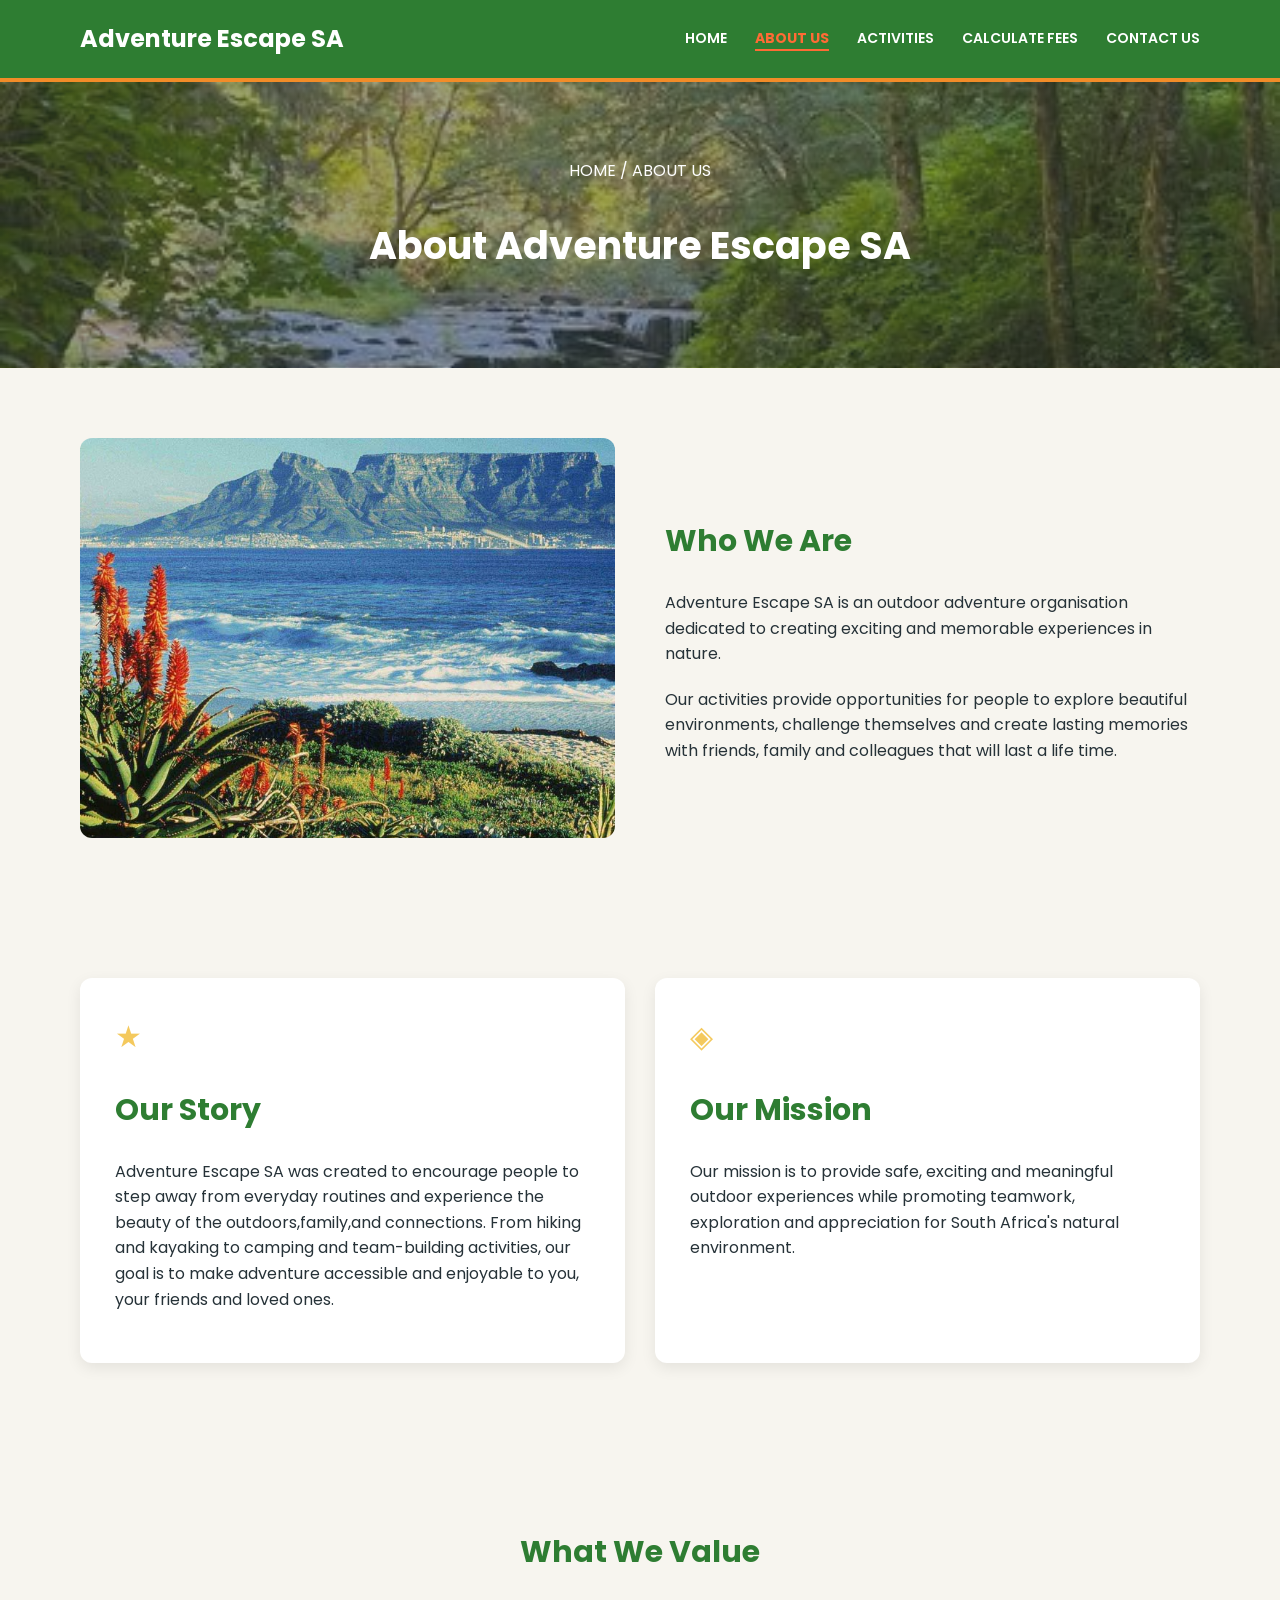
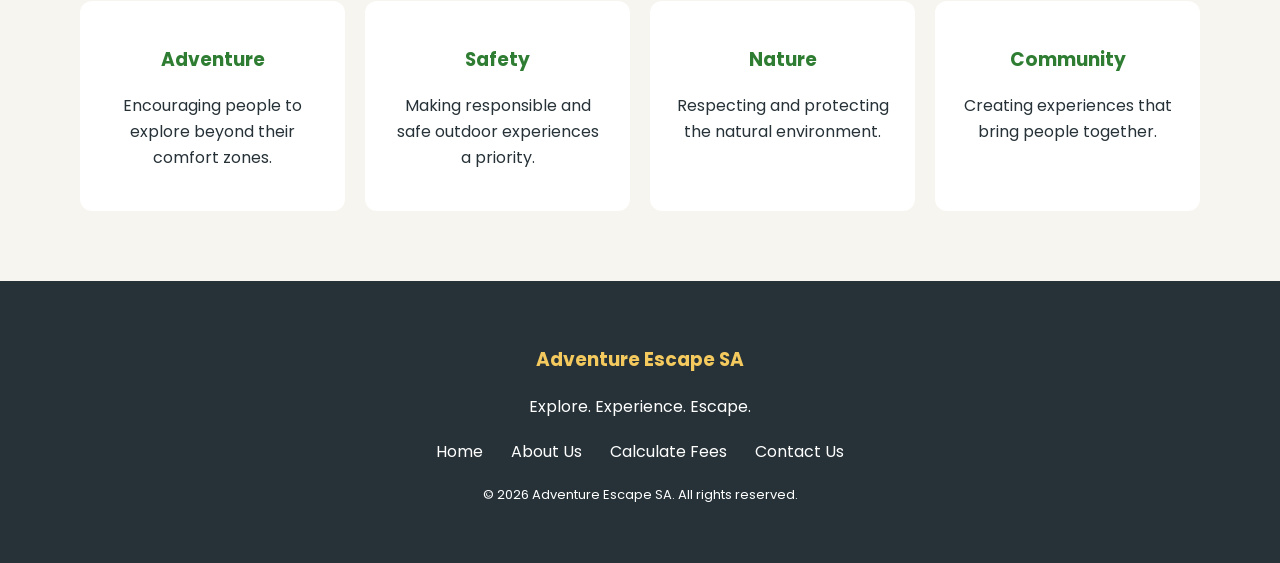
<file: Website/about.html>
<!DOCTYPE html>
<html lang="en">

<head>
    <meta charset="UTF-8">
    <meta name="viewport" content="width=device-width, initial-scale=1.0">

    <title>Adventure Escape SA | About Us</title>

    <link rel="stylesheet" href="css/style.css">

    <link rel="preconnect" href="https://fonts.googleapis.com">
    <link rel="preconnect" href="https://fonts.gstatic.com" crossorigin>
    <link href="https://fonts.googleapis.com/css2?family=Poppins:wght@400;500;600;700&display=swap" rel="stylesheet">
</head>

<body>

    <!-- HEADER -->
    <header>
        <nav class="navbar">

            <a href="index.html" class="logo">
                Adventure Escape SA
            </a>

            <div class="nav-links">
                <a href="index.html">HOME</a>
                <a href="about.html">ABOUT US</a>
               <a href="activities.html">ACTIVITIES</a>
                <a href="fees.html">CALCULATE FEES</a>
                <a href="contact.html">CONTACT US</a>
            </div>

        </nav>
    </header>


    <main>

        <!-- PAGE TITLE -->
        <section class="page-header">

            <p>HOME / ABOUT US</p>

            <h1>About Adventure Escape SA</h1>

        </section>


        <!-- INTRODUCTION -->
        <section class="about-section">

            <div class="about-image">

                <img src="images/about.jpg"
                     alt=" The Beautiful South African landscape">

            </div>


            <div class="about-text">

                <h2>Who We Are</h2>

                <p>
                    Adventure Escape SA is an outdoor adventure
                    organisation dedicated to creating exciting
                    and memorable experiences in nature.
                </p>

                <p>
                    Our activities provide opportunities for people
                    to explore beautiful environments, challenge
                    themselves and create lasting memories with
                    friends, family and colleagues that will last a life time.
                </p>

            </div>

        </section>


        <!-- OUR STORY -->
        <section class="info-section">

            <div class="info-card">

                <div class="info-icon">
                    ★
                </div>

                <h2>Our Story</h2>

                <p>
                    Adventure Escape SA was created to encourage
                    people to step away from everyday routines
                    and experience the beauty of the outdoors,family,and connections.
                    From hiking and kayaking to camping and
                    team-building activities, our goal is to make
                    adventure accessible and enjoyable to you, your friends and loved ones.
                </p>

            </div>


            <div class="info-card">

                <div class="info-icon">
                    ◈
                </div>

                <h2>Our Mission</h2>

                <p>
                    Our mission is to provide safe, exciting and
                    meaningful outdoor experiences while promoting
                    teamwork, exploration and appreciation for
                    South Africa's natural environment.
                </p>

            </div>

        </section>


        <!-- VALUES -->
        <section class="values-section">

            <h2>What We Value</h2>

            <div class="values-grid">

                <div class="value-card">
                    <h3>Adventure</h3>
                    <p>
                        Encouraging people to explore beyond
                        their comfort zones.
                    </p>
                </div>

                <div class="value-card">
                    <h3>Safety</h3>
                    <p>
                        Making responsible and safe outdoor
                        experiences a priority.
                    </p>
                </div>

                <div class="value-card">
                    <h3>Nature</h3>
                    <p>
                        Respecting and protecting the natural
                        environment.
                    </p>
                </div>

                <div class="value-card">
                    <h3>Community</h3>
                    <p>
                        Creating experiences that bring people
                        together.
                    </p>
                </div>

            </div>

        </section>

    </main>


    <!-- FOOTER -->
    <footer>

        <h3>Adventure Escape SA</h3>

        <p>Explore. Experience. Escape.</p>

        <div class="footer-links">

            <a href="index.html">Home</a>
            <a href="about.html">About Us</a>
            <a href="fees.html">Calculate Fees</a>
            <a href="contact.html">Contact Us</a>

        </div>

        <p class="copyright">
            © 2026 Adventure Escape SA. All rights reserved.
        </p>

    </footer>
    <script src="js/script.js"></script>

</body>
</html>
</file>
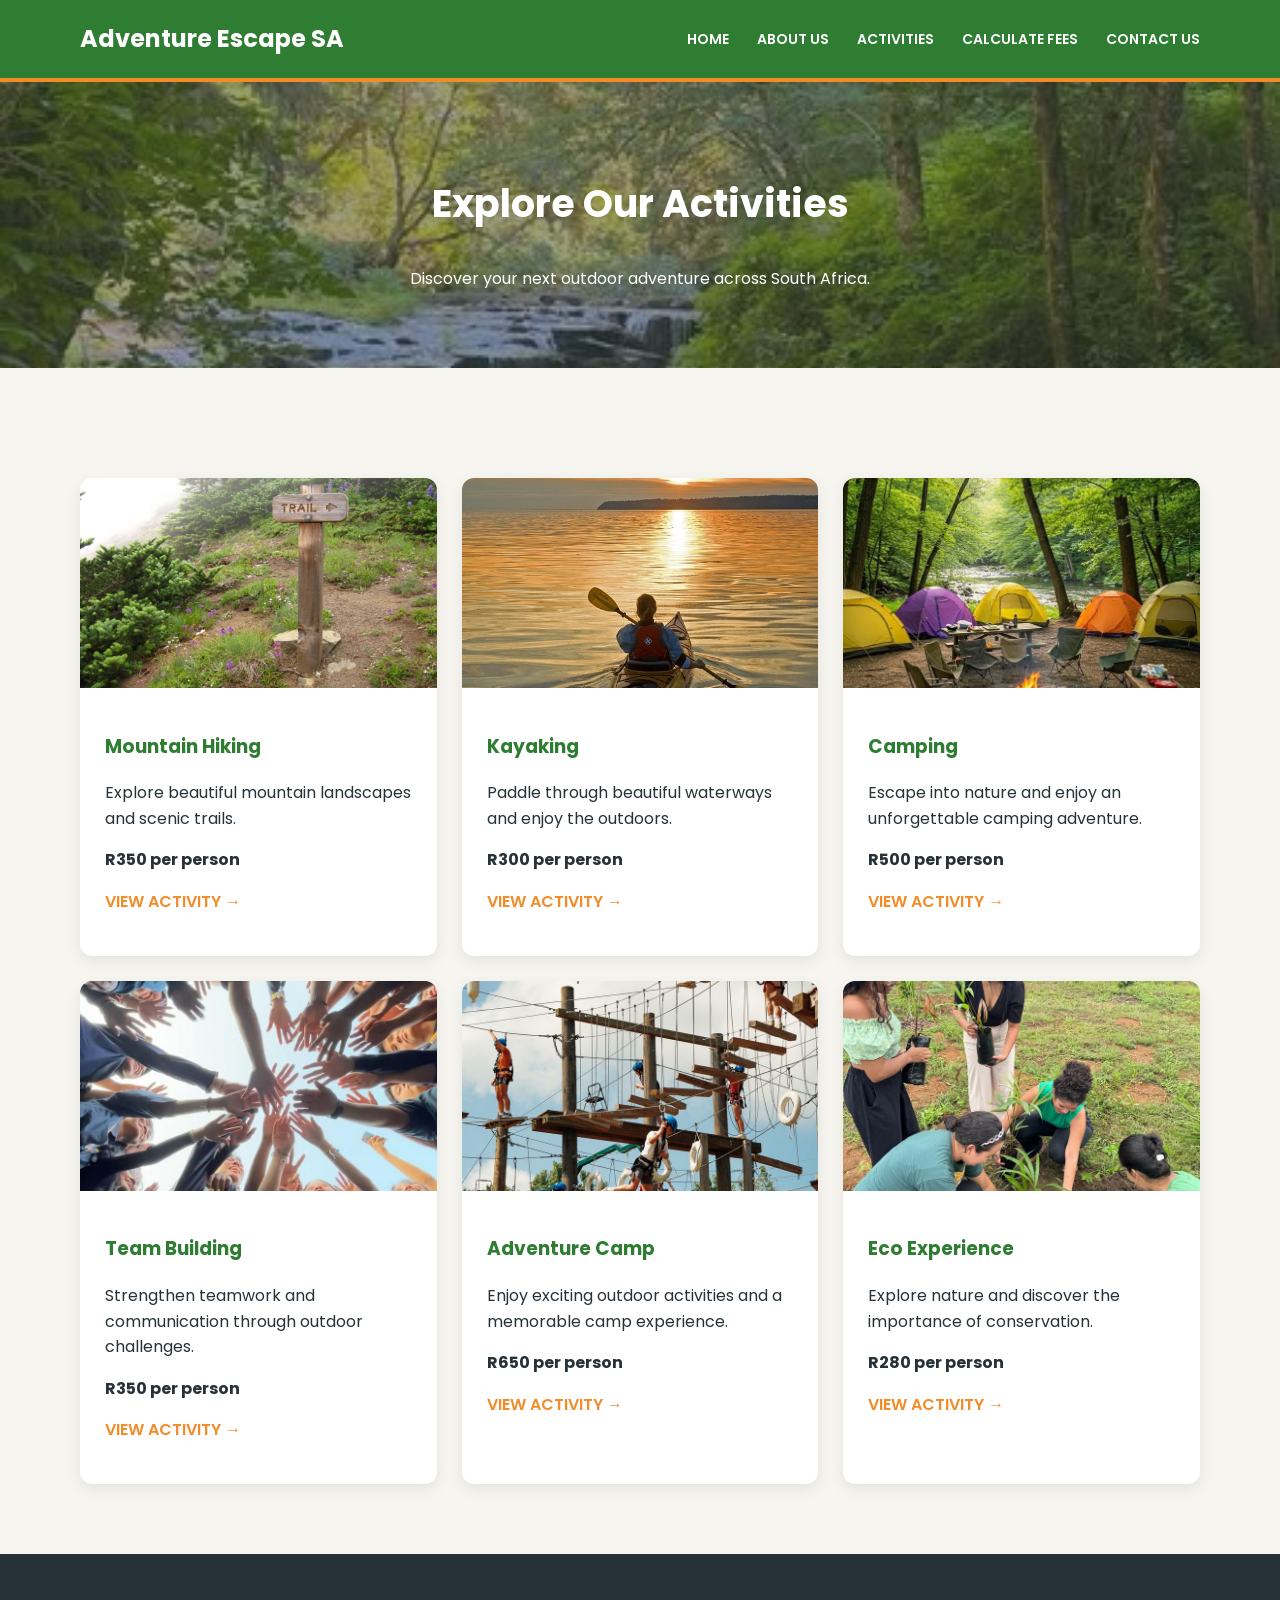
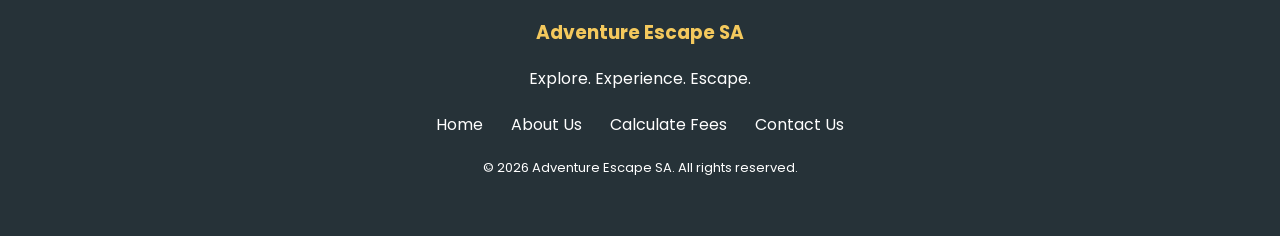
<file: Website/activities.html>
<!DOCTYPE html>
<html lang="en">
<head>
    <meta charset="UTF-8">
    <meta name="viewport" content="width=device-width, initial-scale=1.0">
    <title>Our Activities | Adventure Escape SA</title>
    <link rel="stylesheet" href="css/style.css">
    <link rel="preconnect" href="https://fonts.googleapis.com">
    <link rel="preconnect" href="https://fonts.gstatic.com" crossorigin>
    <link href="https://fonts.googleapis.com/css2?family=Poppins:wght@400;500;600;700&display=swap" rel="stylesheet">
</head>
<body>

<header>
    <nav class="navbar">
        <a href="index.html" class="logo">Adventure Escape SA</a>
        <div class="nav-links">
            <a href="index.html">HOME</a>
            <a href="about.html">ABOUT US</a>
            <a href="activities.html">ACTIVITIES</a>
            <a href="fees.html">CALCULATE FEES</a>
            <a href="contact.html">CONTACT US</a>
        </div>
    </nav>
</header>

<main>
    <section class="page-header">
        <h1>Explore Our Activities</h1>
        <p>Discover your next outdoor adventure across South Africa.</p>
    </section>

    <section class="activities">
        <div class="activity-grid">

            <article class="activity-card">
                <img src="images/mountain-hiking.jpg" alt="Mountain hiking">
                <div class="card-content">
                    <h3>Mountain Hiking</h3>
                    <p>Explore beautiful mountain landscapes and scenic trails.</p>
                    <strong>R350 per person</strong>
                    <p><a href="mountain-hiking.html" class="card-link">VIEW ACTIVITY →</a></p>
                </div>
            </article>

            <article class="activity-card">
                <img src="images/kayaking.jpg" alt="Kayaking">
                <div class="card-content">
                    <h3>Kayaking</h3>
                    <p>Paddle through beautiful waterways and enjoy the outdoors.</p>
                    <strong>R300 per person</strong>
                    <p><a href="kayaking.html" class="card-link">VIEW ACTIVITY →</a></p>
                </div>
            </article>

            <article class="activity-card">
                <img src="images/camping.jpg" alt="Camping">
                <div class="card-content">
                    <h3>Camping</h3>
                    <p>Escape into nature and enjoy an unforgettable camping adventure.</p>
                    <strong>R500 per person</strong>
                    <p><a href="camping.html" class="card-link">VIEW ACTIVITY →</a></p>
                </div>
            </article>

            <article class="activity-card">
                <img src="images/team-building.jpg" alt="Team building">
                <div class="card-content">
                    <h3>Team Building</h3>
                    <p>Strengthen teamwork and communication through outdoor challenges.</p>
                    <strong>R350 per person</strong>
                    <p><a href="team-building.html" class="card-link">VIEW ACTIVITY →</a></p>
                </div>
            </article>

            <article class="activity-card">
                <img src="images/adventure-camp.jpg" alt="Adventure camp">
                <div class="card-content">
                    <h3>Adventure Camp</h3>
                    <p>Enjoy exciting outdoor activities and a memorable camp experience.</p>
                    <strong>R650 per person</strong>
                    <p><a href="adventure-camp.html" class="card-link">VIEW ACTIVITY →</a></p>
                </div>
            </article>

            <article class="activity-card">
                <img src="images/eco-experience.jpg" alt="Eco experience">
                <div class="card-content">
                    <h3>Eco Experience</h3>
                    <p>Explore nature and discover the importance of conservation.</p>
                    <strong>R280 per person</strong>
                    <p><a href="eco-experience.html" class="card-link">VIEW ACTIVITY →</a></p>
                </div>
            </article>

        </div>
    </section>
</main>

<footer>
    <h3>Adventure Escape SA</h3>
    <p>Explore. Experience. Escape.</p>
    <div class="footer-links">
        <a href="index.html">Home</a>
        <a href="about.html">About Us</a>
        <a href="fees.html">Calculate Fees</a>
        <a href="contact.html">Contact Us</a>
    </div>
    <p class="copyright">© 2026 Adventure Escape SA. All rights reserved.</p>
</footer>

</body>
</html>
</file>
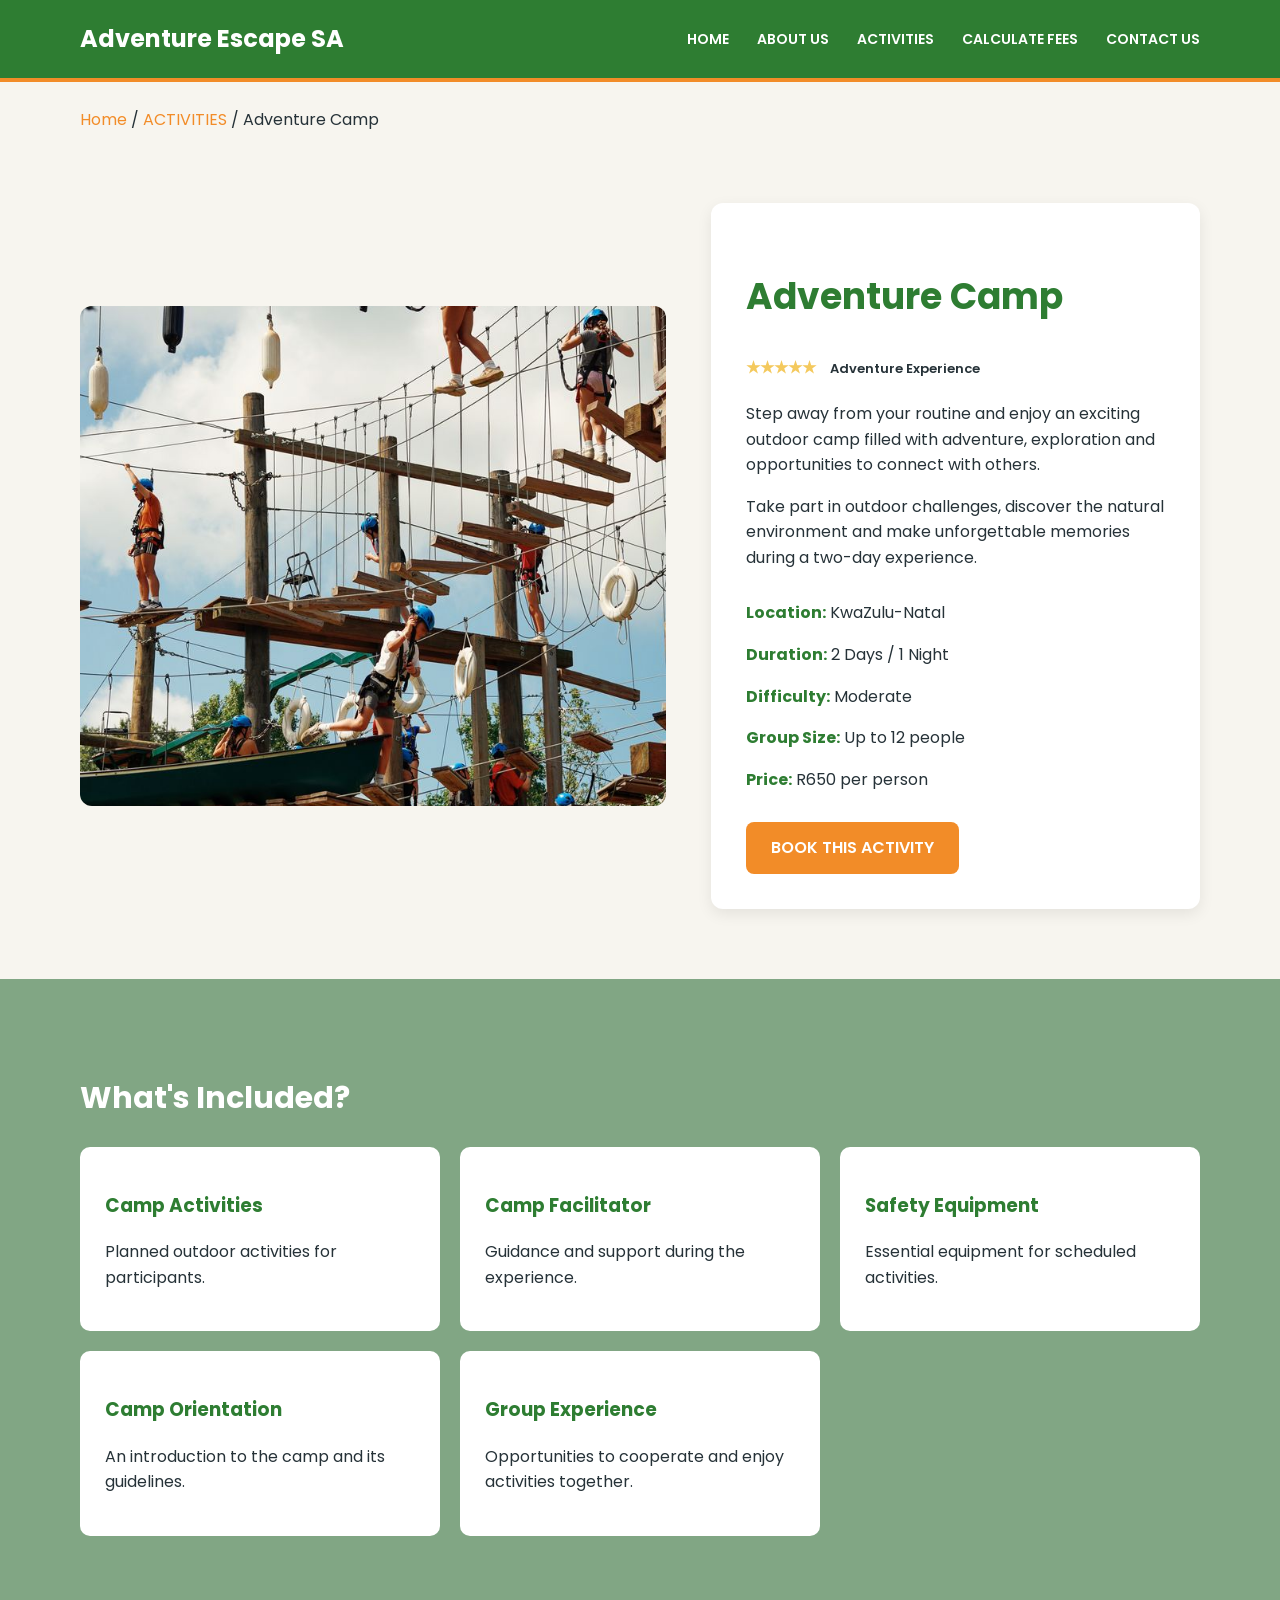
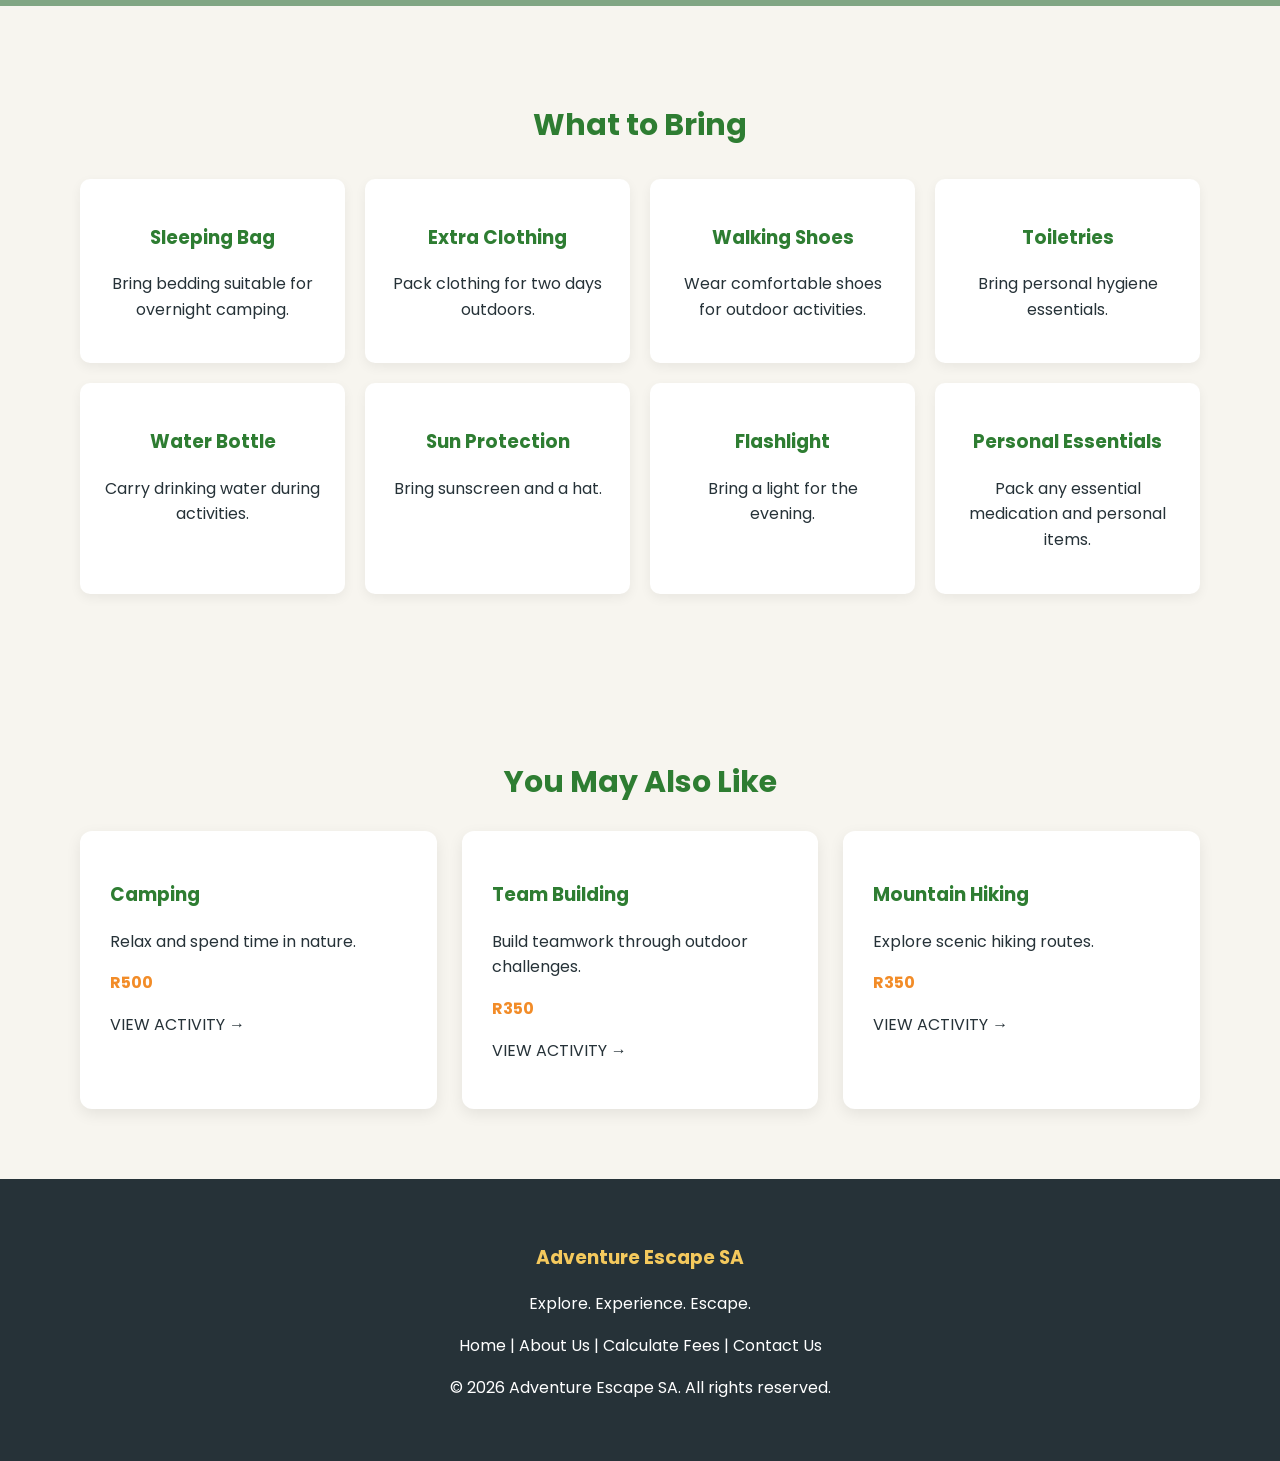
<file: Website/adventure-camp.html>
<!DOCTYPE html>
<html lang="en">
<head>
    <meta charset="UTF-8">
    <meta name="viewport" content="width=device-width, initial-scale=1.0">
    <title>Adventure Camp | Adventure Escape SA</title>
    <link rel="stylesheet" href="css/style.css">
    <link rel="preconnect" href="https://fonts.googleapis.com">
    <link rel="preconnect" href="https://fonts.gstatic.com" crossorigin>
    <link href="https://fonts.googleapis.com/css2?family=Poppins:wght@400;500;600;700&display=swap" rel="stylesheet">
</head>
<body>

<header>
    <nav class="navbar">
        <a href="index.html" class="logo">Adventure Escape SA</a>
        <nav class="nav-links">
            <a href="index.html">HOME</a>
            <a href="about.html">ABOUT US</a>
           <a href="activities.html">ACTIVITIES</a>
            <a href="fees.html">CALCULATE FEES</a>
            <a href="contact.html">CONTACT US</a>
        </nav>
        </nav>
</header>

<main>
    <div class="breadcrumb">
        <a href="index.html">Home</a> /
       <a href="activities.html">ACTIVITIES</a> /
        Adventure Camp
    </div>

    <section class="activity-detail">
        <div class="activity-image">
            <img src="images/adventure-camp.jpg" alt="Group enjoying an outdoor adventure camp">
        </div>

        <div class="activity-information">
            <h1>Adventure Camp</h1>
           <div class="rating">
    ★★★★★
    <span>Adventure Experience</span>
</div>
            <p>Step away from your routine and enjoy an exciting outdoor camp filled with adventure, exploration and opportunities to connect with others.</p>

            <p>Take part in outdoor challenges, discover the natural environment and make unforgettable memories during a two-day experience.</p>

            <div class="activity-details">
                <p><strong>Location:</strong> KwaZulu-Natal</p>
                <p><strong>Duration:</strong> 2 Days / 1 Night</p>
                <p><strong>Difficulty:</strong> Moderate</p>
                <p><strong>Group Size:</strong> Up to 12 people</p>
                <p><strong>Price:</strong> R650 per person</p>
            </div>

            <a href="fees.html" class="button">BOOK THIS ACTIVITY</a>
        </div>
    </section>

    <section class="included-section">
        <h2>What's Included?</h2>
        <div class="included-grid">
            <article class="included-card"><h3>Camp Activities</h3><p>Planned outdoor activities for participants.</p></article>
            <article class="included-card"><h3>Camp Facilitator</h3><p>Guidance and support during the experience.</p></article>
            <article class="included-card"><h3>Safety Equipment</h3><p>Essential equipment for scheduled activities.</p></article>
            <article class="included-card"><h3>Camp Orientation</h3><p>An introduction to the camp and its guidelines.</p></article>
            <article class="included-card"><h3>Group Experience</h3><p>Opportunities to cooperate and enjoy activities together.</p></article>
        </div>
    </section>

    <section class="bring-section">
        <h2>What to Bring</h2>
        <div class="bring-grid">
            <article class="bring-card"><h3>Sleeping Bag</h3><p>Bring bedding suitable for overnight camping.</p></article>
            <article class="bring-card"><h3>Extra Clothing</h3><p>Pack clothing for two days outdoors.</p></article>
            <article class="bring-card"><h3>Walking Shoes</h3><p>Wear comfortable shoes for outdoor activities.</p></article>
            <article class="bring-card"><h3>Toiletries</h3><p>Bring personal hygiene essentials.</p></article>
            <article class="bring-card"><h3>Water Bottle</h3><p>Carry drinking water during activities.</p></article>
            <article class="bring-card"><h3>Sun Protection</h3><p>Bring sunscreen and a hat.</p></article>
            <article class="bring-card"><h3>Flashlight</h3><p>Bring a light for the evening.</p></article>
            <article class="bring-card"><h3>Personal Essentials</h3><p>Pack any essential medication and personal items.</p></article>
        </div>
    </section>

    <section class="related-section">
        <h2>You May Also Like</h2>
        <div class="related-grid">
            <article class="related-card"><h3>Camping</h3><p>Relax and spend time in nature.</p><strong>R500</strong><p><a href="camping.html">VIEW ACTIVITY →</a></p></article>
            <article class="related-card"><h3>Team Building</h3><p>Build teamwork through outdoor challenges.</p><strong>R350</strong><p><a href="team-building.html">VIEW ACTIVITY →</a></p></article>
            <article class="related-card"><h3>Mountain Hiking</h3><p>Explore scenic hiking routes.</p><strong>R350</strong><p><a href="mountain-hiking.html">VIEW ACTIVITY →</a></p></article>
        </div>
    </section>
</main>

<footer class="site-footer">
    <h3>Adventure Escape SA</h3>
    <p>Explore. Experience. Escape.</p>
    <p><a href="index.html">Home</a> | <a href="about.html">About Us</a> | <a href="fees.html">Calculate Fees</a> | <a href="contact.html">Contact Us</a></p>
    <p>&copy; 2026 Adventure Escape SA. All rights reserved.</p>
</footer>
<script src="js/script.js"></script>

</body>
</html>
</file>
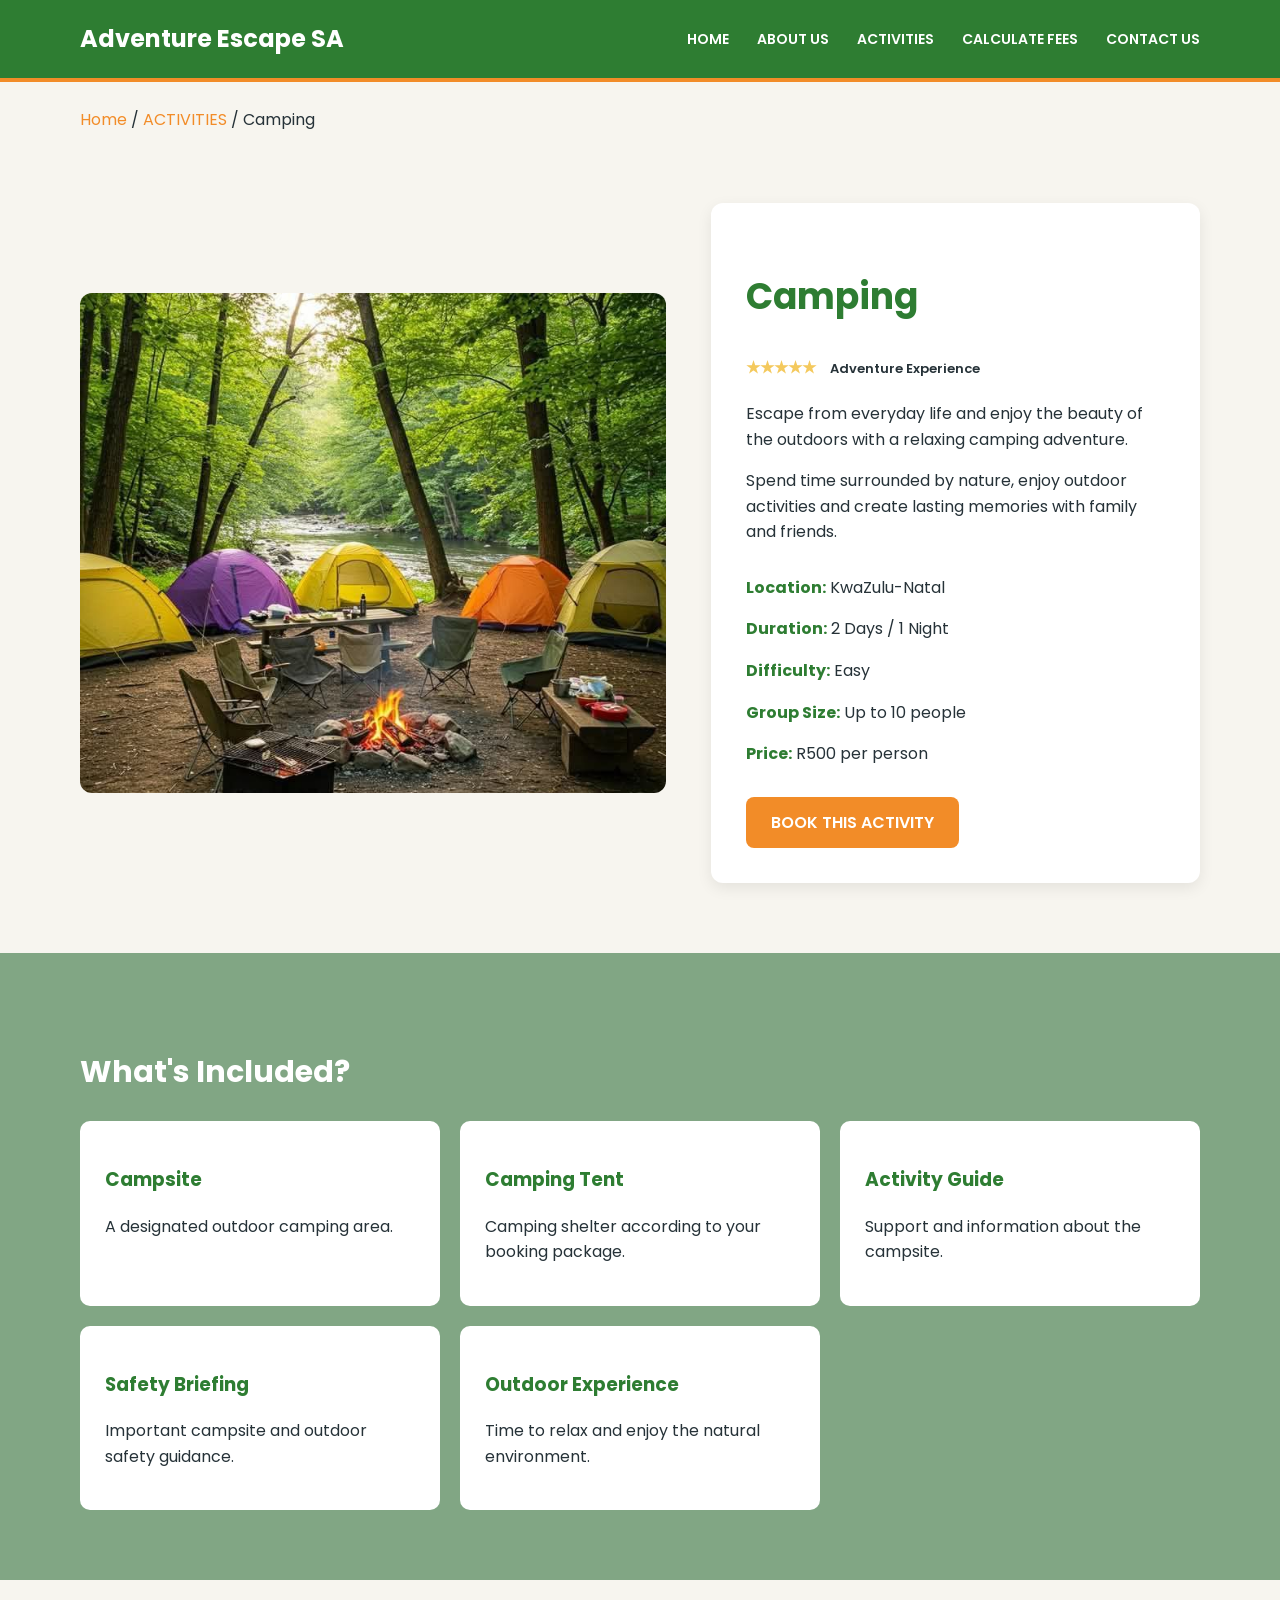
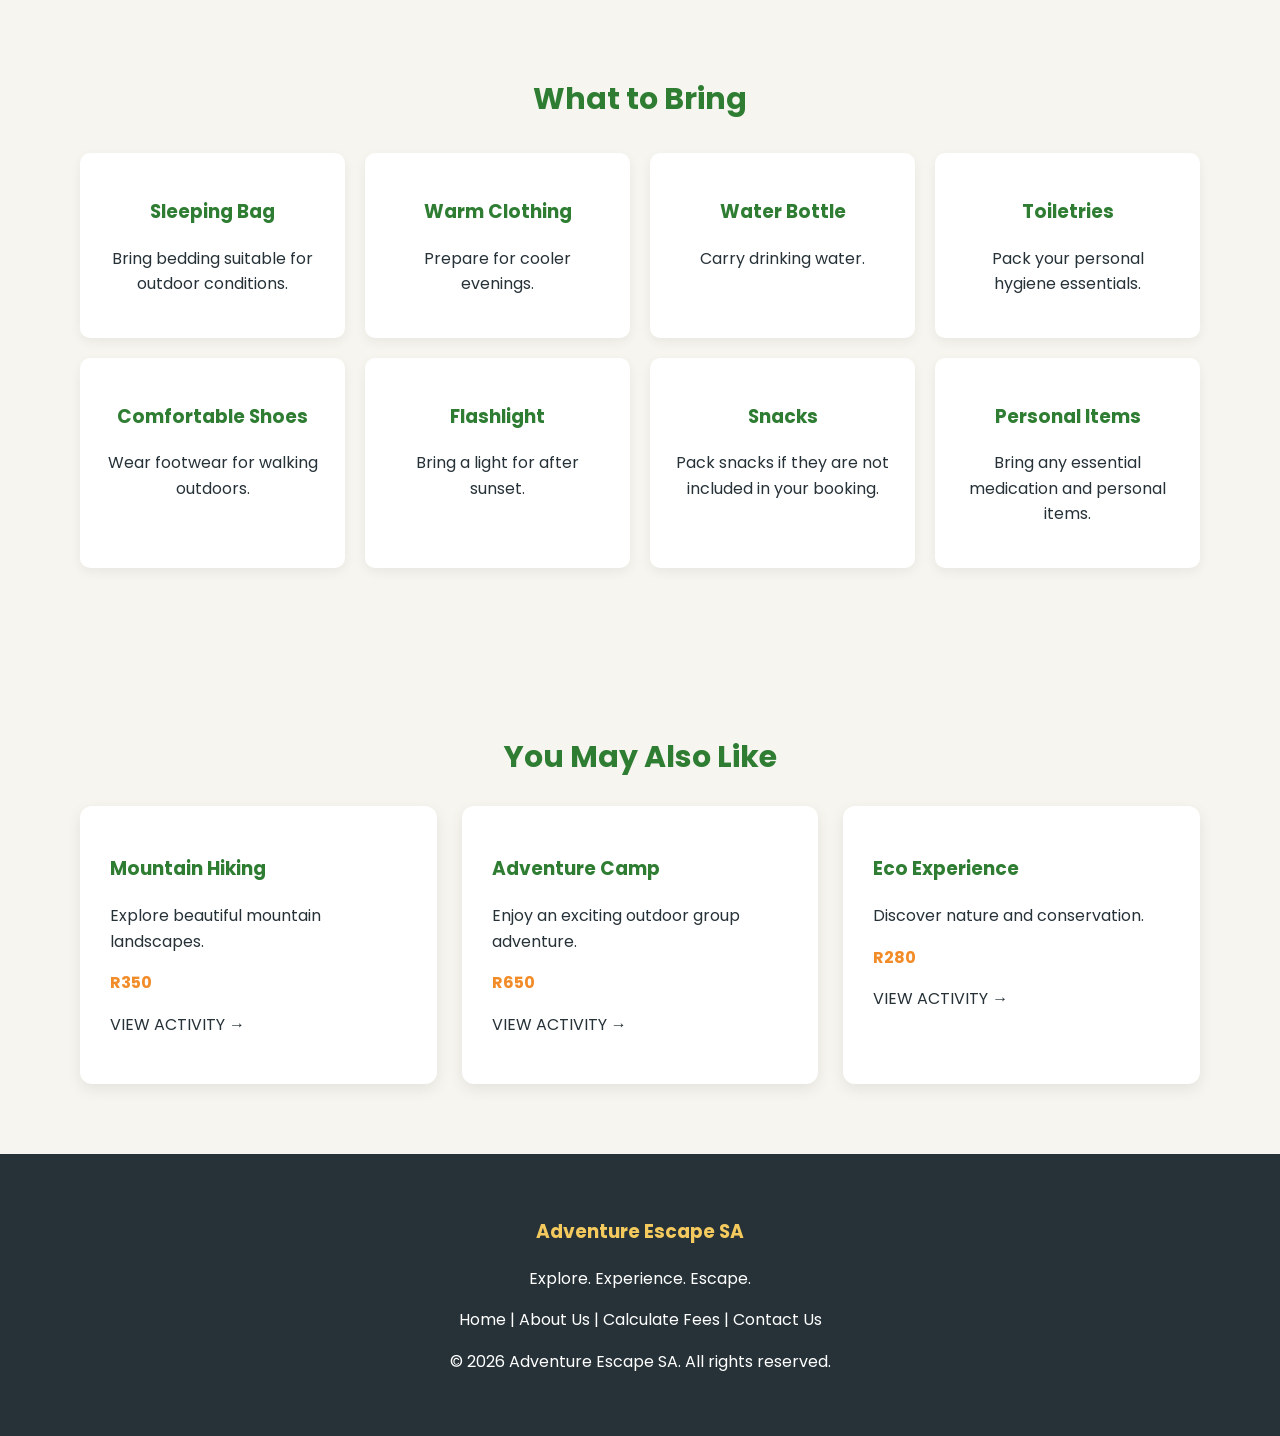
<file: Website/camping.html>
<!DOCTYPE html>
<html lang="en">
<head>
    <meta charset="UTF-8">
    <meta name="viewport" content="width=device-width, initial-scale=1.0">
    <title>Camping | Adventure Escape SA</title>
    <link rel="stylesheet" href="css/style.css">
    <link rel="preconnect" href="https://fonts.googleapis.com">
    <link rel="preconnect" href="https://fonts.gstatic.com" crossorigin>
    <link href="https://fonts.googleapis.com/css2?family=Poppins:wght@400;500;600;700&display=swap" rel="stylesheet">
</head>
<body>

<header>
    <nav class="navbar">
        <a href="index.html" class="logo">Adventure Escape SA</a>
        <nav class="nav-links">
            <a href="index.html">HOME</a>
            <a href="about.html">ABOUT US</a>
           <a href="activities.html">ACTIVITIES</a>
            <a href="fees.html">CALCULATE FEES</a>
            <a href="contact.html">CONTACT US</a>
        </nav>
        </nav>
</header>

<main>
    <div class="breadcrumb">
        <a href="index.html">Home</a> /
       <a href="activities.html">ACTIVITIES</a> /
        Camping
    </div>

    <section class="activity-detail">
        <div class="activity-image">
            <img src="images/camping.jpg" alt="Tent at an outdoor campsite">
        </div>

        <div class="activity-information">
            <h1>Camping</h1>
           <div class="rating">
    ★★★★★
    <span>Adventure Experience</span>
</div>

            <p>Escape from everyday life and enjoy the beauty of the outdoors with a relaxing camping adventure.</p>

            <p>Spend time surrounded by nature, enjoy outdoor activities and create lasting memories with family and friends.</p>

            <div class="activity-details">
                <p><strong>Location:</strong> KwaZulu-Natal</p>
                <p><strong>Duration:</strong> 2 Days / 1 Night</p>
                <p><strong>Difficulty:</strong> Easy</p>
                <p><strong>Group Size:</strong> Up to 10 people</p>
                <p><strong>Price:</strong> R500 per person</p>
            </div>

            <a href="fees.html" class="button">BOOK THIS ACTIVITY</a>
        </div>
    </section>

    <section class="included-section">
        <h2>What's Included?</h2>
        <div class="included-grid">
            <article class="included-card"><h3>Campsite</h3><p>A designated outdoor camping area.</p></article>
            <article class="included-card"><h3>Camping Tent</h3><p>Camping shelter according to your booking package.</p></article>
            <article class="included-card"><h3>Activity Guide</h3><p>Support and information about the campsite.</p></article>
            <article class="included-card"><h3>Safety Briefing</h3><p>Important campsite and outdoor safety guidance.</p></article>
            <article class="included-card"><h3>Outdoor Experience</h3><p>Time to relax and enjoy the natural environment.</p></article>
        </div>
    </section>

    <section class="bring-section">
        <h2>What to Bring</h2>
        <div class="bring-grid">
            <article class="bring-card"><h3>Sleeping Bag</h3><p>Bring bedding suitable for outdoor conditions.</p></article>
            <article class="bring-card"><h3>Warm Clothing</h3><p>Prepare for cooler evenings.</p></article>
            <article class="bring-card"><h3>Water Bottle</h3><p>Carry drinking water.</p></article>
            <article class="bring-card"><h3>Toiletries</h3><p>Pack your personal hygiene essentials.</p></article>
            <article class="bring-card"><h3>Comfortable Shoes</h3><p>Wear footwear for walking outdoors.</p></article>
            <article class="bring-card"><h3>Flashlight</h3><p>Bring a light for after sunset.</p></article>
            <article class="bring-card"><h3>Snacks</h3><p>Pack snacks if they are not included in your booking.</p></article>
            <article class="bring-card"><h3>Personal Items</h3><p>Bring any essential medication and personal items.</p></article>
        </div>
    </section>

    <section class="related-section">
        <h2>You May Also Like</h2>
        <div class="related-grid">
            <article class="related-card"><h3>Mountain Hiking</h3><p>Explore beautiful mountain landscapes.</p><strong>R350</strong><p><a href="mountain-hiking.html">VIEW ACTIVITY →</a></p></article>
            <article class="related-card"><h3>Adventure Camp</h3><p>Enjoy an exciting outdoor group adventure.</p><strong>R650</strong><p><a href="adventure-camp.html">VIEW ACTIVITY →</a></p></article>
            <article class="related-card"><h3>Eco Experience</h3><p>Discover nature and conservation.</p><strong>R280</strong><p><a href="eco-experience.html">VIEW ACTIVITY →</a></p></article>
        </div>
    </section>
</main>

<footer class="site-footer">
    <h3>Adventure Escape SA</h3>
    <p>Explore. Experience. Escape.</p>
    <p><a href="index.html">Home</a> | <a href="about.html">About Us</a> | <a href="fees.html">Calculate Fees</a> | <a href="contact.html">Contact Us</a></p>
    <p>&copy; 2026 Adventure Escape SA. All rights reserved.</p>
</footer>
<script src="js/script.js"></script>

</body>
</html>
</file>
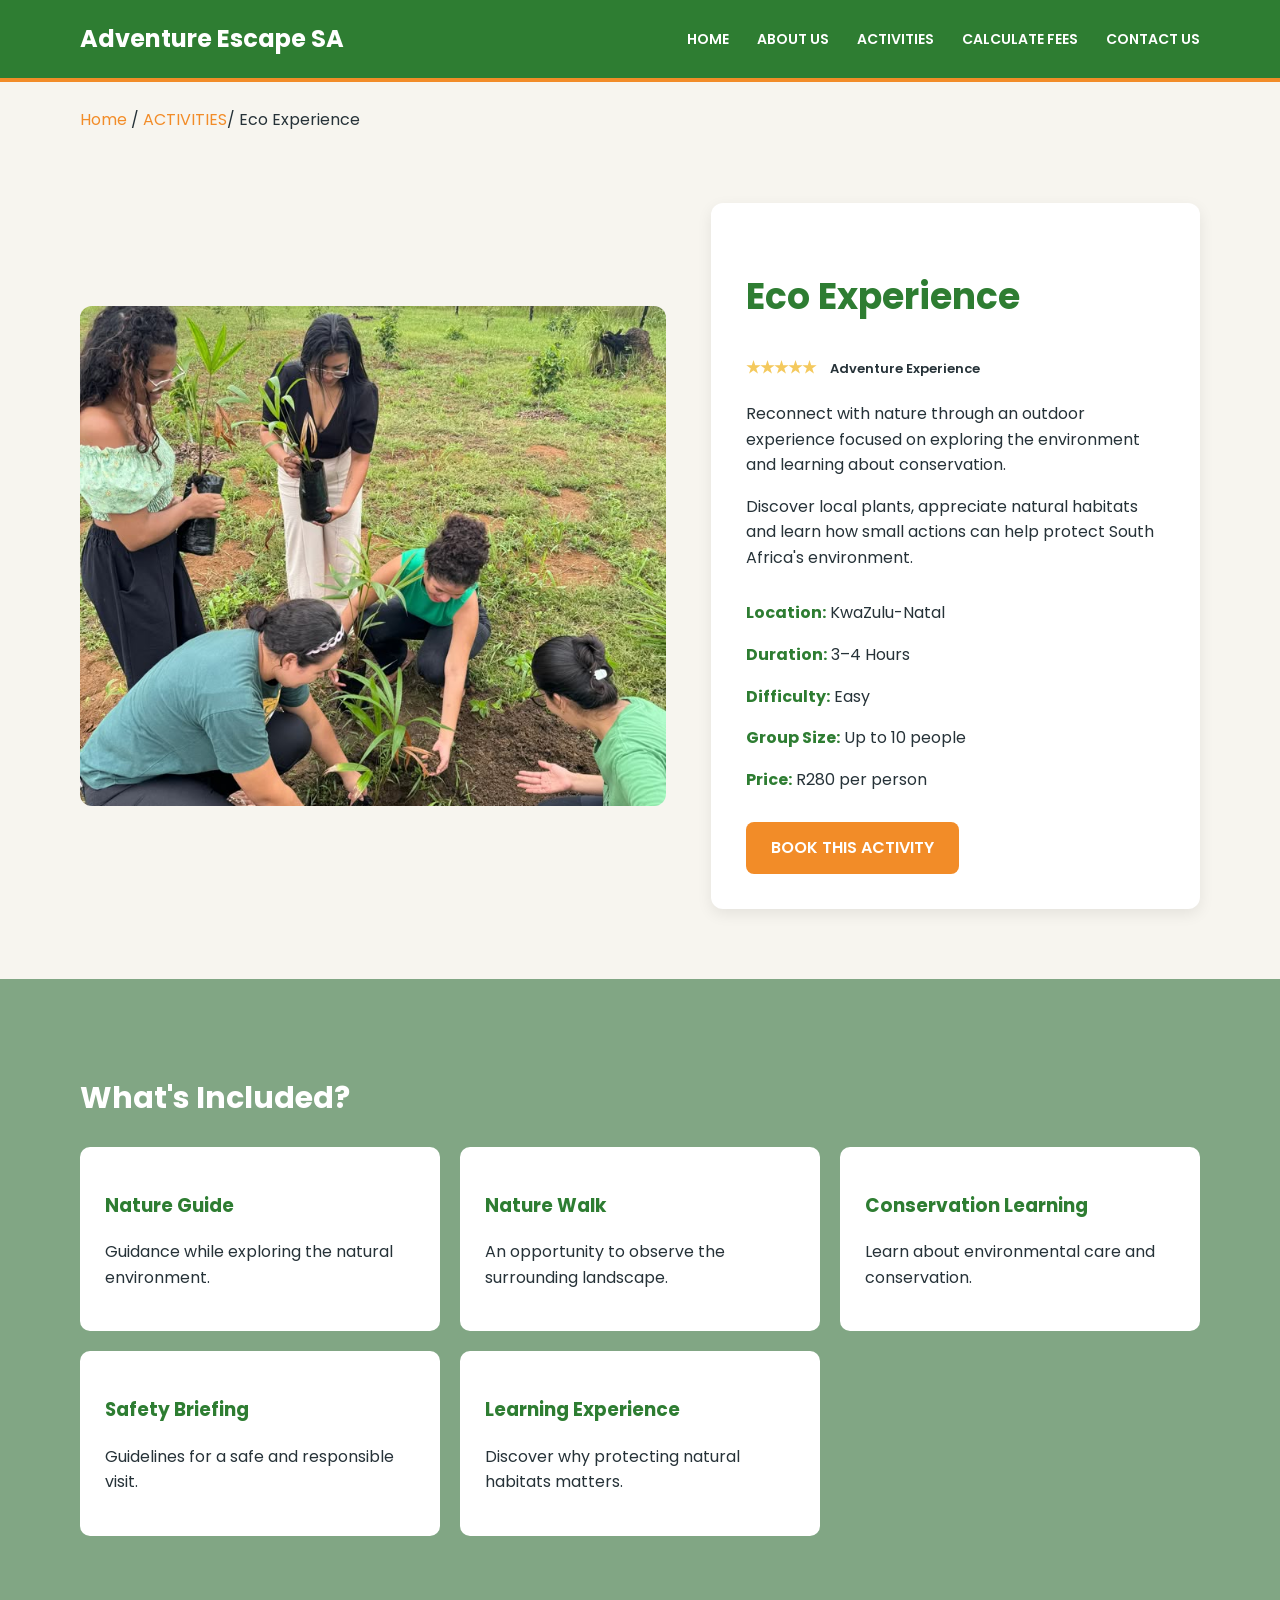
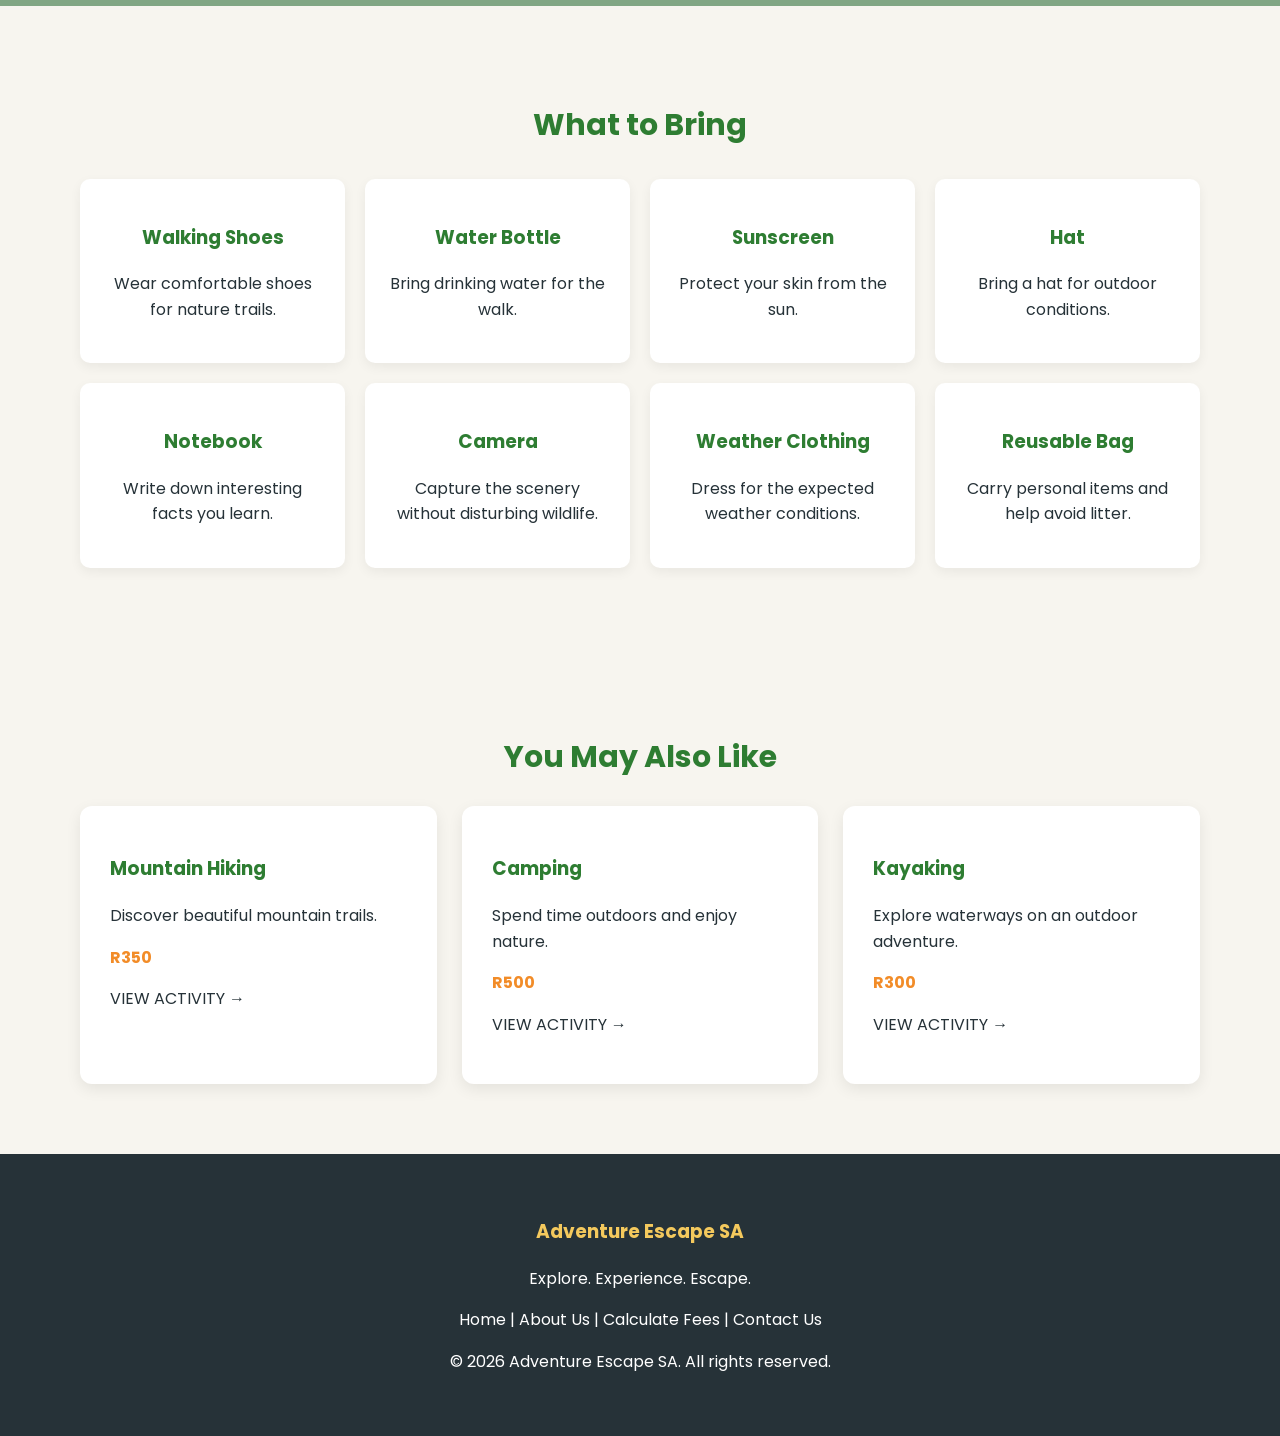
<file: Website/eco-experience.html>
<!DOCTYPE html>
<html lang="en">
<head>
    <meta charset="UTF-8">
    <meta name="viewport" content="width=device-width, initial-scale=1.0">
    <title>Eco Experience | Adventure Escape SA</title>
    <link rel="stylesheet" href="css/style.css">
    <link rel="preconnect" href="https://fonts.googleapis.com">
    <link rel="preconnect" href="https://fonts.gstatic.com" crossorigin>
    <link href="https://fonts.googleapis.com/css2?family=Poppins:wght@400;500;600;700&display=swap" rel="stylesheet">
</head>
<body>

<header>
    <nav class="navbar">
        <a href="index.html" class="logo">Adventure Escape SA</a>
        <nav class="nav-links">
            <a href="index.html">HOME</a>
            <a href="about.html">ABOUT US</a>
           <a href="activities.html">ACTIVITIES</a>
            <a href="fees.html">CALCULATE FEES</a>
            <a href="contact.html">CONTACT US</a>
        </nav>
       </nav>
</header>

<main>
    <div class="breadcrumb">
        <a href="index.html">Home</a> /
       <a href="activities.html">ACTIVITIES</a>/
        Eco Experience
    </div>

    <section class="activity-detail">
        <div class="activity-image">
            <img src="images/eco-experience.jpg" alt="Natural landscape during an eco experience">
        </div>

        <div class="activity-information">
            <h1>Eco Experience</h1>
           <div class="rating">
    ★★★★★
    <span>Adventure Experience</span>
</div>
            <p>Reconnect with nature through an outdoor experience focused on exploring the environment and learning about conservation.</p>

            <p>Discover local plants, appreciate natural habitats and learn how small actions can help protect South Africa's environment.</p>

            <div class="activity-details">
                <p><strong>Location:</strong> KwaZulu-Natal</p>
                <p><strong>Duration:</strong> 3–4 Hours</p>
                <p><strong>Difficulty:</strong> Easy</p>
                <p><strong>Group Size:</strong> Up to 10 people</p>
                <p><strong>Price:</strong> R280 per person</p>
            </div>

            <a href="fees.html" class="button">BOOK THIS ACTIVITY</a>
        </div>
    </section>

    <section class="included-section">
        <h2>What's Included?</h2>
        <div class="included-grid">
            <article class="included-card"><h3>Nature Guide</h3><p>Guidance while exploring the natural environment.</p></article>
            <article class="included-card"><h3>Nature Walk</h3><p>An opportunity to observe the surrounding landscape.</p></article>
            <article class="included-card"><h3>Conservation Learning</h3><p>Learn about environmental care and conservation.</p></article>
            <article class="included-card"><h3>Safety Briefing</h3><p>Guidelines for a safe and responsible visit.</p></article>
            <article class="included-card"><h3>Learning Experience</h3><p>Discover why protecting natural habitats matters.</p></article>
        </div>
    </section>

    <section class="bring-section">
        <h2>What to Bring</h2>
        <div class="bring-grid">
            <article class="bring-card"><h3>Walking Shoes</h3><p>Wear comfortable shoes for nature trails.</p></article>
            <article class="bring-card"><h3>Water Bottle</h3><p>Bring drinking water for the walk.</p></article>
            <article class="bring-card"><h3>Sunscreen</h3><p>Protect your skin from the sun.</p></article>
            <article class="bring-card"><h3>Hat</h3><p>Bring a hat for outdoor conditions.</p></article>
            <article class="bring-card"><h3>Notebook</h3><p>Write down interesting facts you learn.</p></article>
            <article class="bring-card"><h3>Camera</h3><p>Capture the scenery without disturbing wildlife.</p></article>
            <article class="bring-card"><h3>Weather Clothing</h3><p>Dress for the expected weather conditions.</p></article>
            <article class="bring-card"><h3>Reusable Bag</h3><p>Carry personal items and help avoid litter.</p></article>
        </div>
    </section>

    <section class="related-section">
        <h2>You May Also Like</h2>
        <div class="related-grid">
            <article class="related-card"><h3>Mountain Hiking</h3><p>Discover beautiful mountain trails.</p><strong>R350</strong><p><a href="mountain-hiking.html">VIEW ACTIVITY →</a></p></article>
            <article class="related-card"><h3>Camping</h3><p>Spend time outdoors and enjoy nature.</p><strong>R500</strong><p><a href="camping.html">VIEW ACTIVITY →</a></p></article>
            <article class="related-card"><h3>Kayaking</h3><p>Explore waterways on an outdoor adventure.</p><strong>R300</strong><p><a href="kayaking.html">VIEW ACTIVITY →</a></p></article>
        </div>
    </section>
</main>

<footer class="site-footer">
    <h3>Adventure Escape SA</h3>
    <p>Explore. Experience. Escape.</p>
    <p><a href="index.html">Home</a> | <a href="about.html">About Us</a> | <a href="fees.html">Calculate Fees</a> | <a href="contact.html">Contact Us</a></p>
    <p>&copy; 2026 Adventure Escape SA. All rights reserved.</p>
</footer>
<script src="js/script.js"></script>

</body>
</html>
</file>
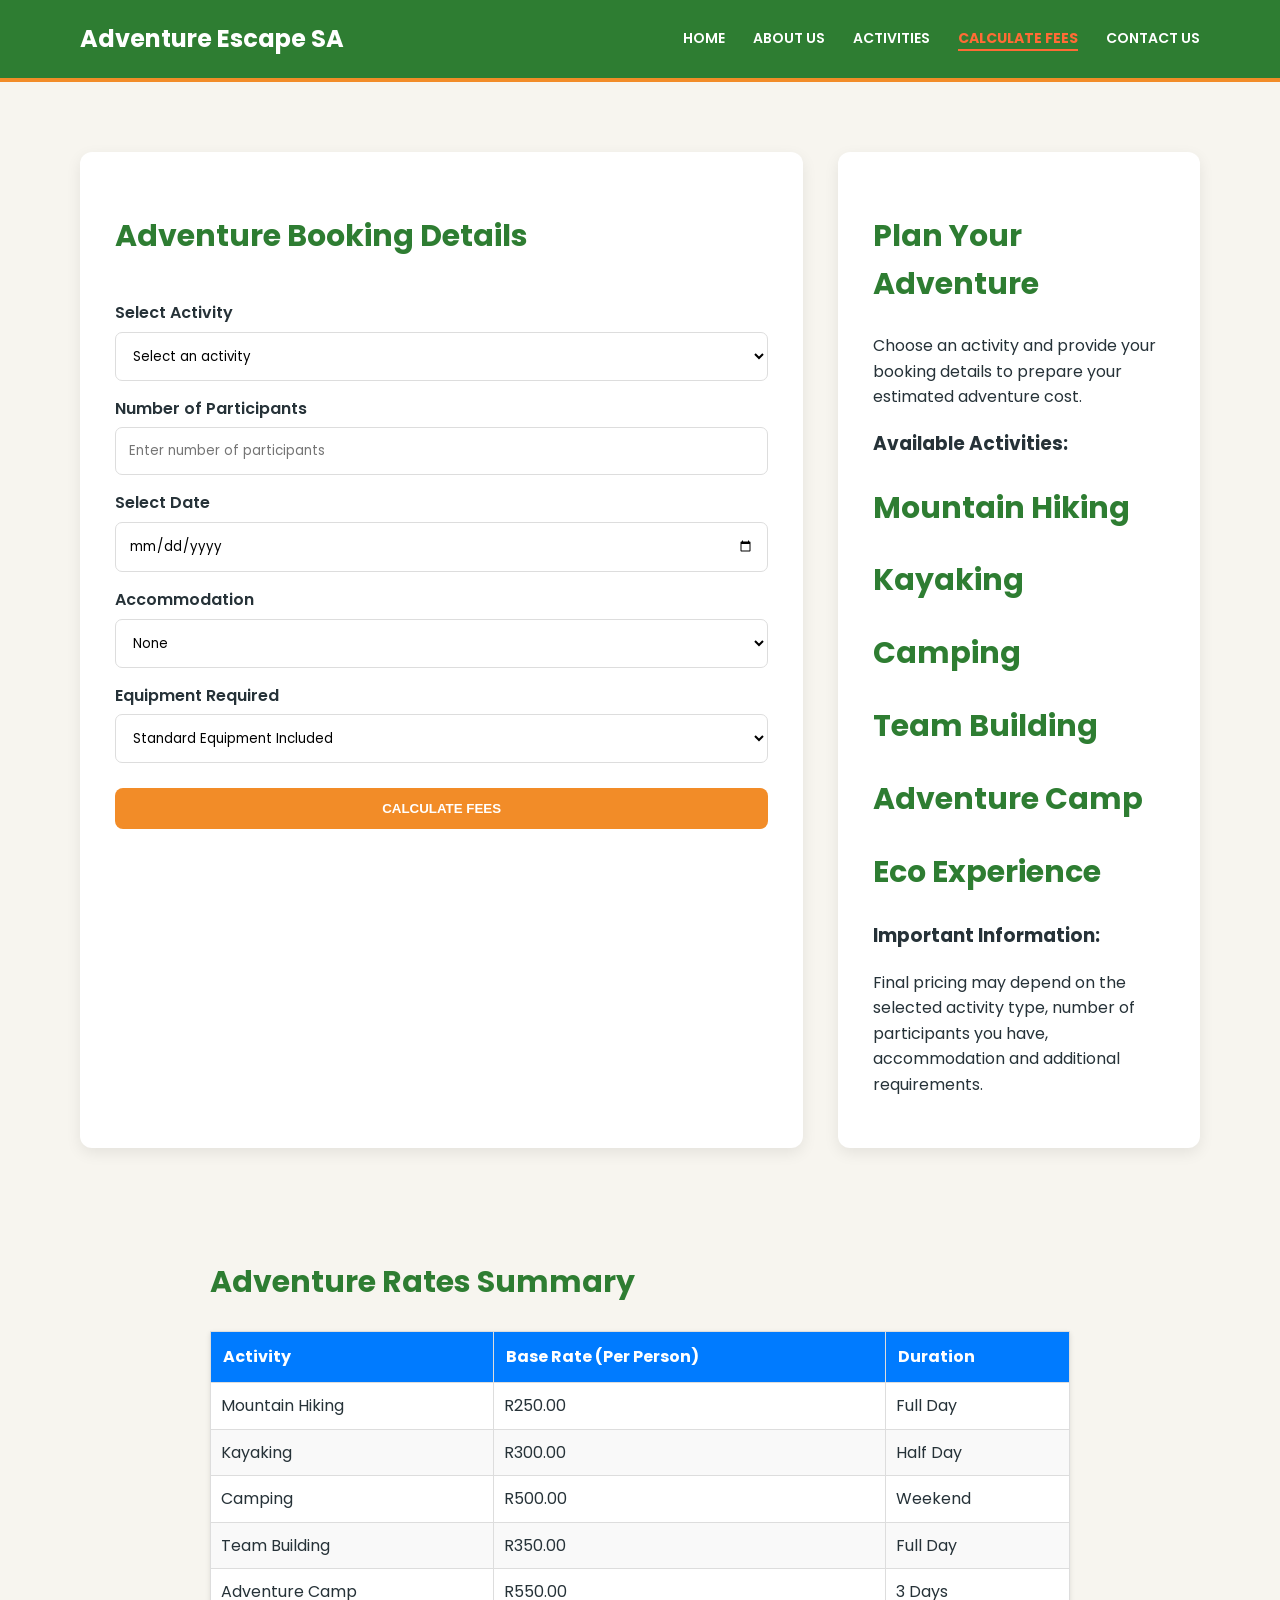
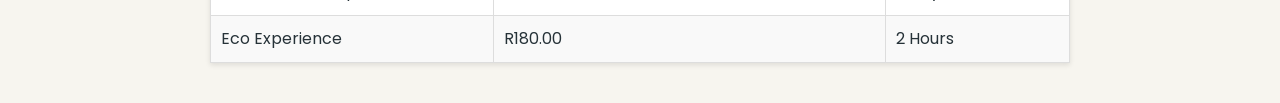
<file: Website/fees.html>
<!DOCTYPE html>
<html lang="en">
<head>
  <meta charset="UTF-8">
  <meta name="viewport" content="width=device-width, initial-scale=1.0">
  <title>Adventure Escape SA | Calculate Fees</title>
  <link rel="stylesheet" href="css/style.css">
  <link rel="preconnect" href="https://fonts.googleapis.com">
  <link rel="preconnect" href="https://fonts.gstatic.com" crossorigin>
  <link href="https://fonts.googleapis.com/css2?family=Poppins:wght@400;500;600;700&display=swap" rel="stylesheet">
</head>
<body>

  <!-- HEADER -->
  <header>
    <nav class="navbar">
      <a href="index.html" class="logo">
        Adventure Escape SA
      </a>
      <div class="nav-links">
        <a href="index.html">HOME</a>
        <a href="about.html">ABOUT US</a>
        <a href="mountain-hiking.html">ACTIVITIES</a>
        <a href="fees.html">CALCULATE FEES</a>
        <a href="contact.html">CONTACT US</a>
      </div>
    </nav>
  </header>

  <!-- MAIN CONTENT -->
  <main>
    <section class="fees-section">
      <div class="fees-card">
        <h2>Adventure Booking Details</h2>

        <form id="fees-form">

          <!-- ACTIVITY DROP-DOWN MENU -->
          <label for="activity">Select Activity</label>
          <select id="activity" name="activity" required>
            <option value="">Select an activity</option>
            <option value="250">Mountain Hiking (R250 p/p)</option>
            <option value="300">Kayaking (R300 p/p)</option>
            <option value="500">Camping (R500 p/p)</option>
            <option value="350">Team Building (R350 p/p)</option>
            <option value="550">Adventure Camp (R550 p/p)</option>
            <option value="180">Eco Experience (R180 p/p)</option>
          </select>

          <!-- PARTICIPANTS -->
          <label for="participants">Number of Participants</label>
          <input 
            type="number" 
            id="participants" 
            name="participants" 
            min="1" 
            placeholder="Enter number of participants" 
            required
          >

          <!-- DATE -->
          <label for="date">Select Date</label>
          <input 
            type="date" 
            id="date" 
            name="date" 
            required
          >

          <!-- ACCOMMODATION -->
          <label for="accommodation">Accommodation</label>
          <select id="accommodation" name="accommodation">
            <option value="0">None</option>
            <option value="200">Standard Accommodation (+R200 p/p)</option>
            <option value="450">Premium Accommodation (+R450 p/p)</option>
          </select>

          <!-- EQUIPMENT -->
          <label for="equipment">Equipment Required</label>
          <select id="equipment" name="equipment">
            <option value="0">Standard Equipment Included</option>
            <option value="100">Additional Equipment (+R100 p/p)</option>
          </select>

          <!-- BUTTON -->
          <button type="submit" class="button">CALCULATE FEES</button>

        </form>

        <!-- CALCULATION DISPLAY CONTAINER WITH ERROR/SUCCESS HANDLING -->
        <div id="fees-result" class="fees-result" style="display: none; margin-top: 25px; padding: 15px; border-radius: 8px; background-color: #f8f9fa; border-left: 4px solid #007bff;">
          <h3 style="margin-top: 0;">Estimated Total</h3>
          <p id="total-price-display" style="font-size: 1.5rem; font-weight: bold; color: #007bff; margin: 10px 0;">R0.00</p>
          <div id="breakdown-details" style="font-size: 0.95rem; line-height: 1.5;"></div>
        </div>

      </div>

      <!-- INFORMATION -->
      <div class="fees-info">
        <div>
          <h2>Plan Your Adventure</h2>
          <p>
            Choose an activity and provide your booking
            details to prepare your estimated adventure cost.
          </p>
          <div class="fees-note">
            <h3>Available Activities:</h3>
            <h2>Mountain Hiking</h2>
            <h2>Kayaking</h2>
            <h2>Camping</h2>
            <h2>Team Building</h2>
            <h2>Adventure Camp</h2>
            <h2>Eco Experience</h2>
          </div>
          <div class="fees-note">
            <h3>Important Information:</h3>
            <p>
              Final pricing may depend on the selected
              activity type, number of participants you have,
              accommodation and additional requirements.
            </p>
          </div>
        </div>
      </div>
    </section>

    <!-- ACTIVITIES PRICING TABLE -->
    <section class="table-section" style="margin: 40px auto; max-width: 900px; padding: 0 20px;">
      <h2>Adventure Rates Summary</h2>
      <table style="width: 100%; border-collapse: collapse; margin-top: 15px; background: #fff; box-shadow: 0 2px 5px rgba(0,0,0,0.1);">
        <thead>
          <tr style="background-color: #007bff; color: white; text-align: left;">
            <th style="padding: 12px; border: 1px solid #ddd;">Activity</th>
            <th style="padding: 12px; border: 1px solid #ddd;">Base Rate (Per Person)</th>
            <th style="padding: 12px; border: 1px solid #ddd;">Duration</th>
          </tr>
        </thead>
        <tbody>
          <tr>
            <td style="padding: 10px; border: 1px solid #ddd;">Mountain Hiking</td>
            <td style="padding: 10px; border: 1px solid #ddd;">R250.00</td>
            <td style="padding: 10px; border: 1px solid #ddd;">Full Day</td>
          </tr>
          <tr style="background-color: #f9f9f9;">
            <td style="padding: 10px; border: 1px solid #ddd;">Kayaking</td>
            <td style="padding: 10px; border: 1px solid #ddd;">R300.00</td>
            <td style="padding: 10px; border: 1px solid #ddd;">Half Day</td>
          </tr>
          <tr>
            <td style="padding: 10px; border: 1px solid #ddd;">Camping</td>
            <td style="padding: 10px; border: 1px solid #ddd;">R500.00</td>
            <td style="padding: 10px; border: 1px solid #ddd;">Weekend</td>
          </tr>
          <tr style="background-color: #f9f9f9;">
            <td style="padding: 10px; border: 1px solid #ddd;">Team Building</td>
            <td style="padding: 10px; border: 1px solid #ddd;">R350.00</td>
            <td style="padding: 10px; border: 1px solid #ddd;">Full Day</td>
          </tr>
          <tr>
            <td style="padding: 10px; border: 1px solid #ddd;">Adventure Camp</td>
            <td style="padding: 10px; border: 1px solid #ddd;">R550.00</td>
            <td style="padding: 10px; border: 1px solid #ddd;">3 Days</td>
          </tr>
          <tr style="background-color: #f9f9f9;">
            <td style="padding: 10px; border: 1px solid #ddd;">Eco Experience</td>
            <td style="padding: 10px; border: 1px solid #ddd;">R180.00</td>
            <td style="padding: 10px; border: 1px solid #ddd;">2 Hours</td>
          </tr>
        </tbody>
      </table>
    </section>
  </main>

  <!-- SCRIPT LINK -->
  <script src="js/script.js"></script>
</body>
</html>
</file>
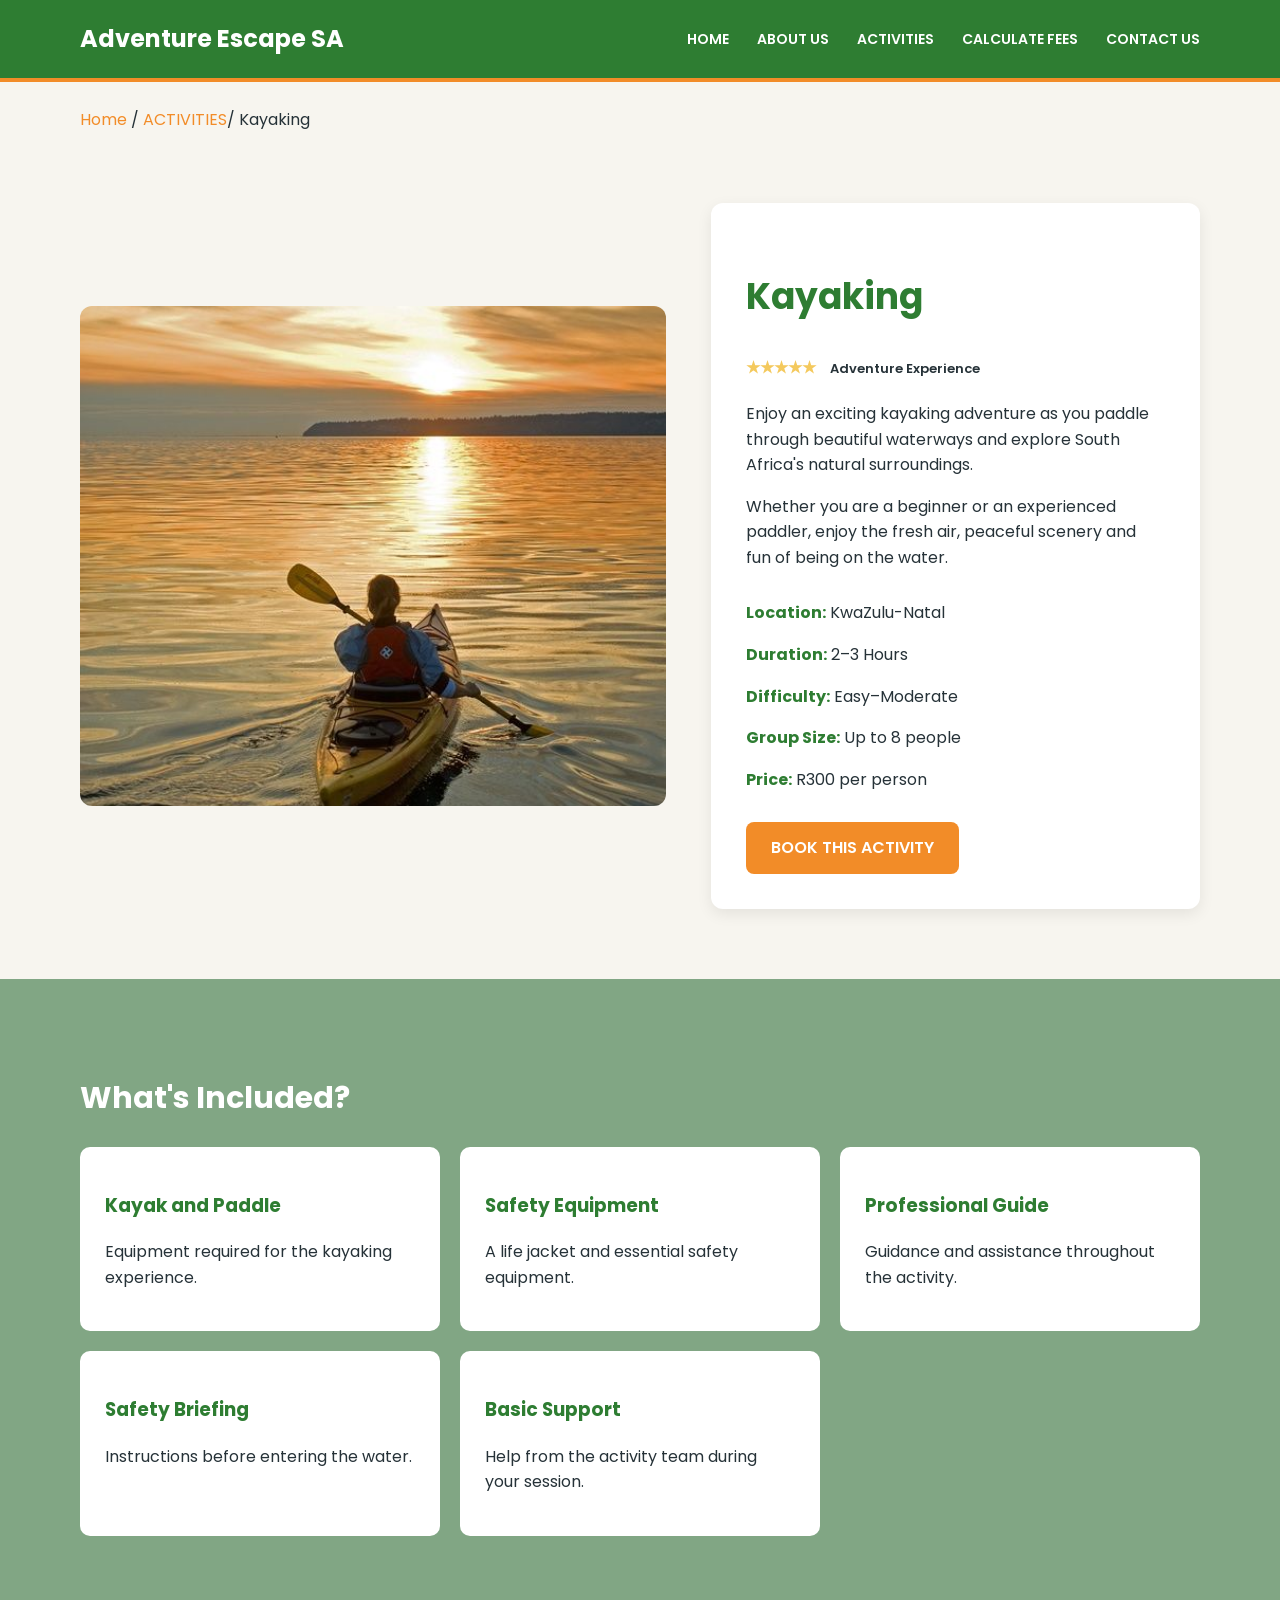
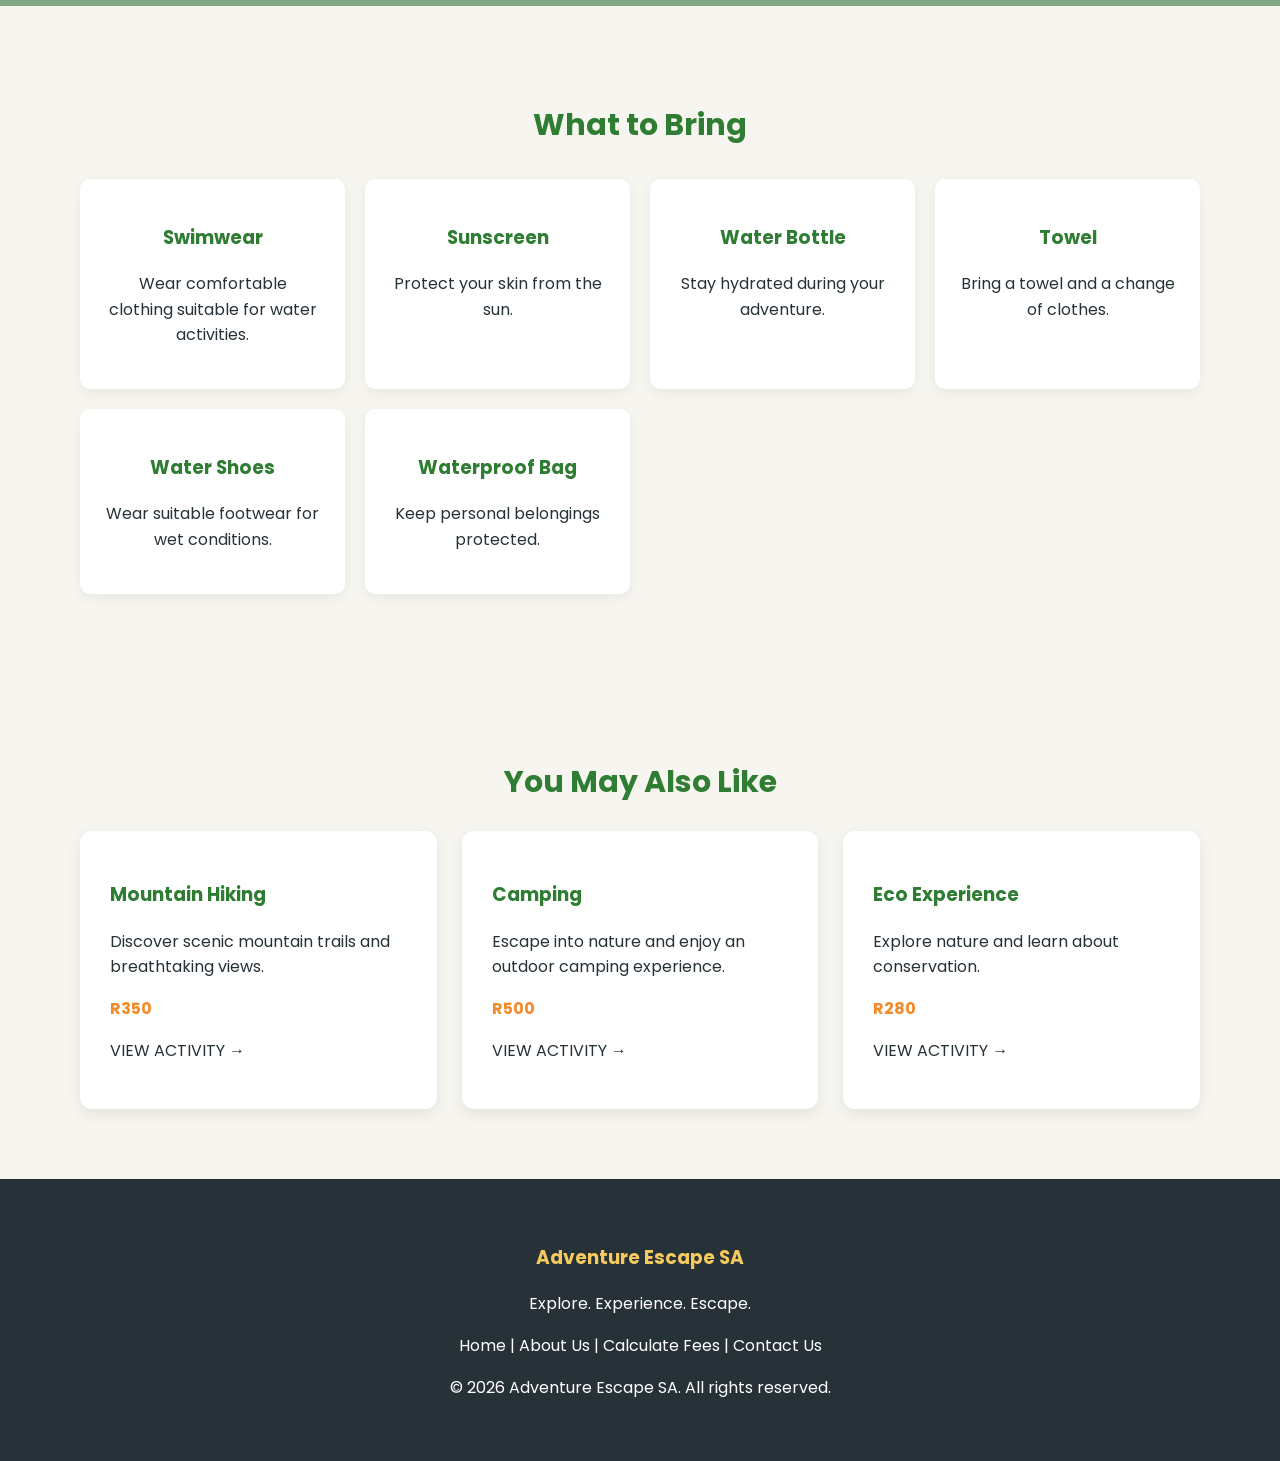
<file: Website/kayaking.html>
<!DOCTYPE html>
<html lang="en">
<head>
    <meta charset="UTF-8">
    <meta name="viewport" content="width=device-width, initial-scale=1.0">
    <title>Kayaking | Adventure Escape SA</title>
    <link rel="stylesheet" href="css/style.css">
    <link rel="preconnect" href="https://fonts.googleapis.com">
    <link rel="preconnect" href="https://fonts.gstatic.com" crossorigin>
    <link href="https://fonts.googleapis.com/css2?family=Poppins:wght@400;500;600;700&display=swap" rel="stylesheet">
</head>
<body>

<header>
    <nav class="navbar">
        <a href="index.html" class="logo">Adventure Escape SA</a>
        <nav class="nav-links">
            <a href="index.html">HOME</a>
            <a href="about.html">ABOUT US</a>
            <a href="activities.html">ACTIVITIES</a>
            <a href="fees.html">CALCULATE FEES</a>
            <a href="contact.html">CONTACT US</a>
        </nav>
        </nav>
</header>

<main>
    <div class="breadcrumb">
        <a href="index.html">Home</a> /
        <a href="activities.html">ACTIVITIES</a>/
        Kayaking
    </div>

    <section class="activity-detail">
        <div class="activity-image">
            <img src="images/kayaking.jpg" alt="Kayaking on the water">
        </div>

        <div class="activity-information">
            <h1>Kayaking</h1>
            <div class="rating">
    ★★★★★
    <span>Adventure Experience</span>
</div>
            <p>Enjoy an exciting kayaking adventure as you paddle through beautiful waterways and explore South Africa's natural surroundings.</p>

            <p>Whether you are a beginner or an experienced paddler, enjoy the fresh air, peaceful scenery and fun of being on the water.</p>

            <div class="activity-details">
                <p><strong>Location:</strong> KwaZulu-Natal</p>
                <p><strong>Duration:</strong> 2–3 Hours</p>
                <p><strong>Difficulty:</strong> Easy–Moderate</p>
                <p><strong>Group Size:</strong> Up to 8 people</p>
                <p><strong>Price:</strong> R300 per person</p>
            </div>

            <a href="fees.html" class="button">BOOK THIS ACTIVITY</a>
        </div>
    </section>

    <section class="included-section">
        <h2>What's Included?</h2>
        <div class="included-grid">
            <article class="included-card"><h3>Kayak and Paddle</h3><p>Equipment required for the kayaking experience.</p></article>
            <article class="included-card"><h3>Safety Equipment</h3><p>A life jacket and essential safety equipment.</p></article>
            <article class="included-card"><h3>Professional Guide</h3><p>Guidance and assistance throughout the activity.</p></article>
            <article class="included-card"><h3>Safety Briefing</h3><p>Instructions before entering the water.</p></article>
            <article class="included-card"><h3>Basic Support</h3><p>Help from the activity team during your session.</p></article>
        </div>
    </section>

    <section class="bring-section">
        <h2>What to Bring</h2>
        <div class="bring-grid">
            <article class="bring-card"><h3>Swimwear</h3><p>Wear comfortable clothing suitable for water activities.</p></article>
            <article class="bring-card"><h3>Sunscreen</h3><p>Protect your skin from the sun.</p></article>
            <article class="bring-card"><h3>Water Bottle</h3><p>Stay hydrated during your adventure.</p></article>
            <article class="bring-card"><h3>Towel</h3><p>Bring a towel and a change of clothes.</p></article>
            <article class="bring-card"><h3>Water Shoes</h3><p>Wear suitable footwear for wet conditions.</p></article>
            <article class="bring-card"><h3>Waterproof Bag</h3><p>Keep personal belongings protected.</p></article>
        </div>
    </section>

    <section class="related-section">
        <h2>You May Also Like</h2>
        <div class="related-grid">
            <article class="related-card"><h3>Mountain Hiking</h3><p>Discover scenic mountain trails and breathtaking views.</p><strong>R350</strong><p><a href="mountain-hiking.html">VIEW ACTIVITY →</a></p></article>
            <article class="related-card"><h3>Camping</h3><p>Escape into nature and enjoy an outdoor camping experience.</p><strong>R500</strong><p><a href="camping.html">VIEW ACTIVITY →</a></p></article>
            <article class="related-card"><h3>Eco Experience</h3><p>Explore nature and learn about conservation.</p><strong>R280</strong><p><a href="eco-experience.html">VIEW ACTIVITY →</a></p></article>
        </div>
    </section>
</main>

<footer class="site-footer">
    <h3>Adventure Escape SA</h3>
    <p>Explore. Experience. Escape.</p>
    <p><a href="index.html">Home</a> | <a href="about.html">About Us</a> | <a href="fees.html">Calculate Fees</a> | <a href="contact.html">Contact Us</a></p>
    <p>&copy; 2026 Adventure Escape SA. All rights reserved.</p>
</footer>
<script src="js/script.js"></script>

</body>
</html>
</file>
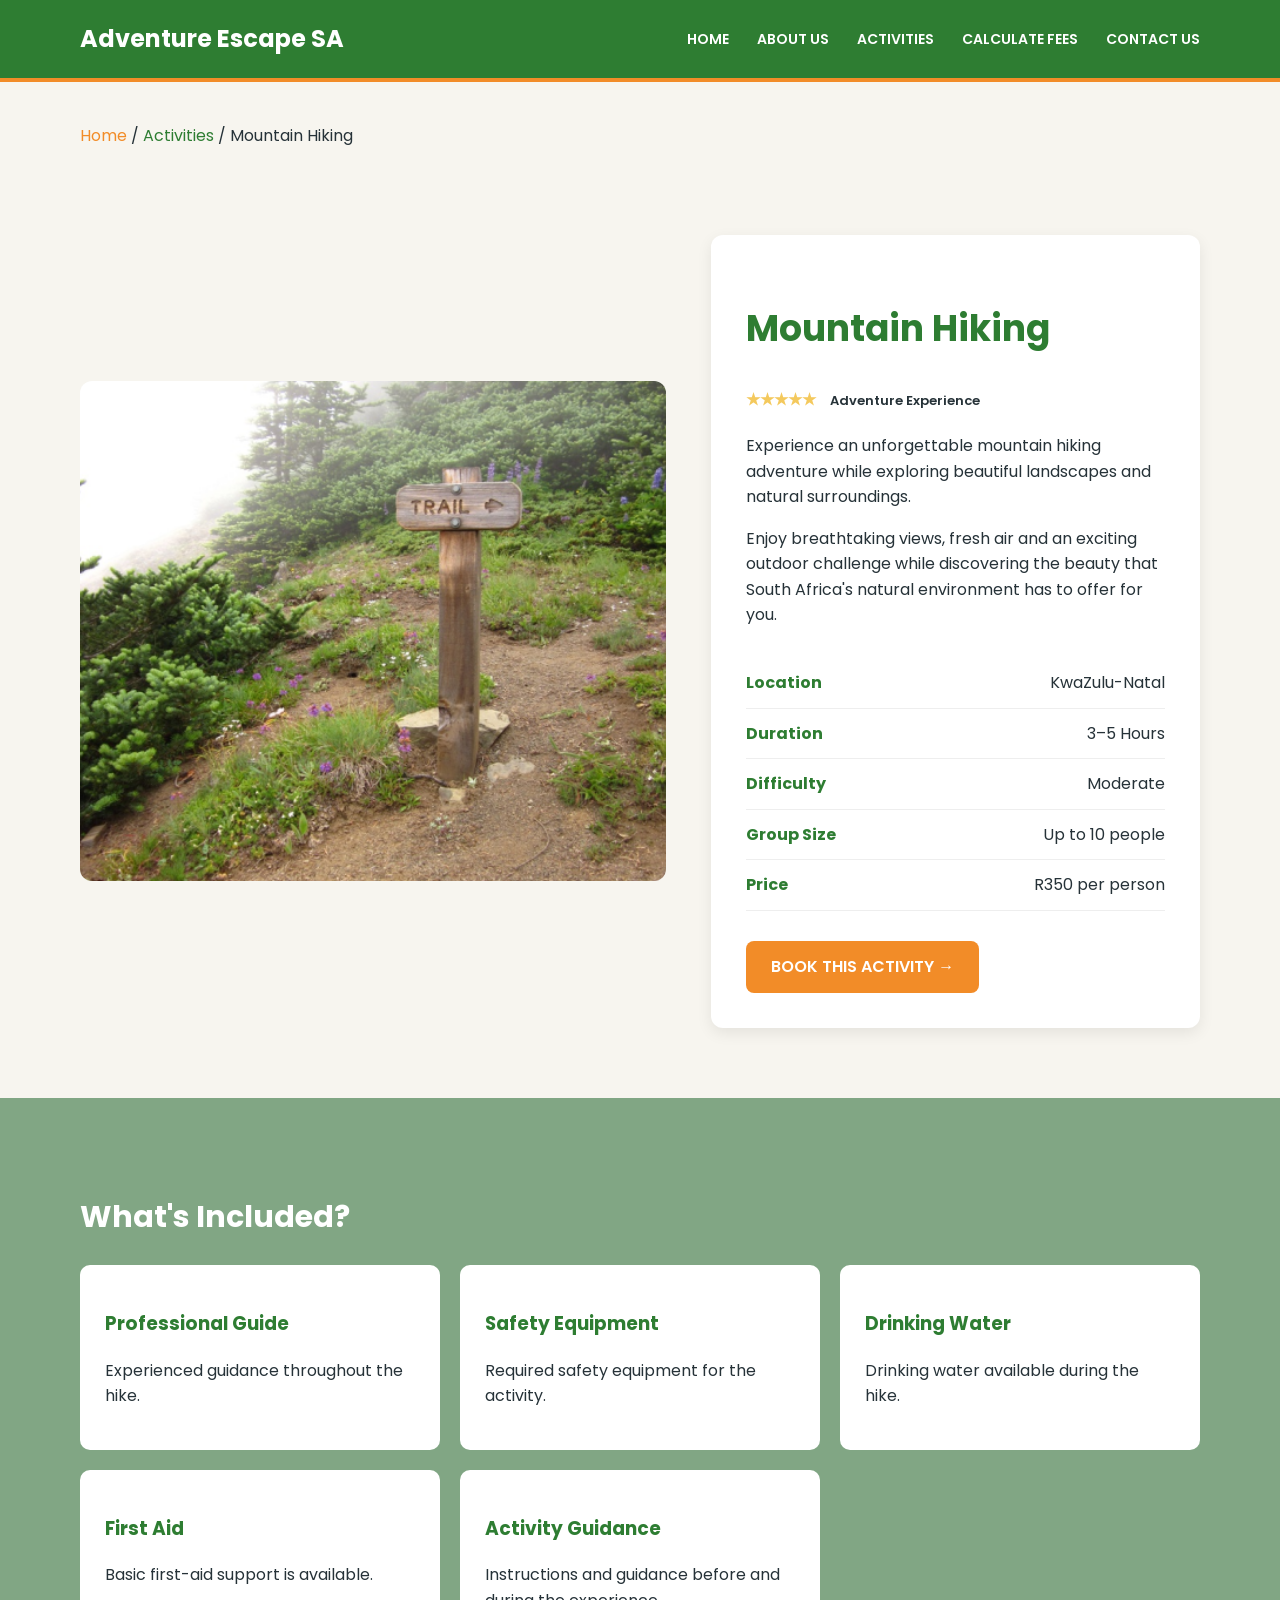
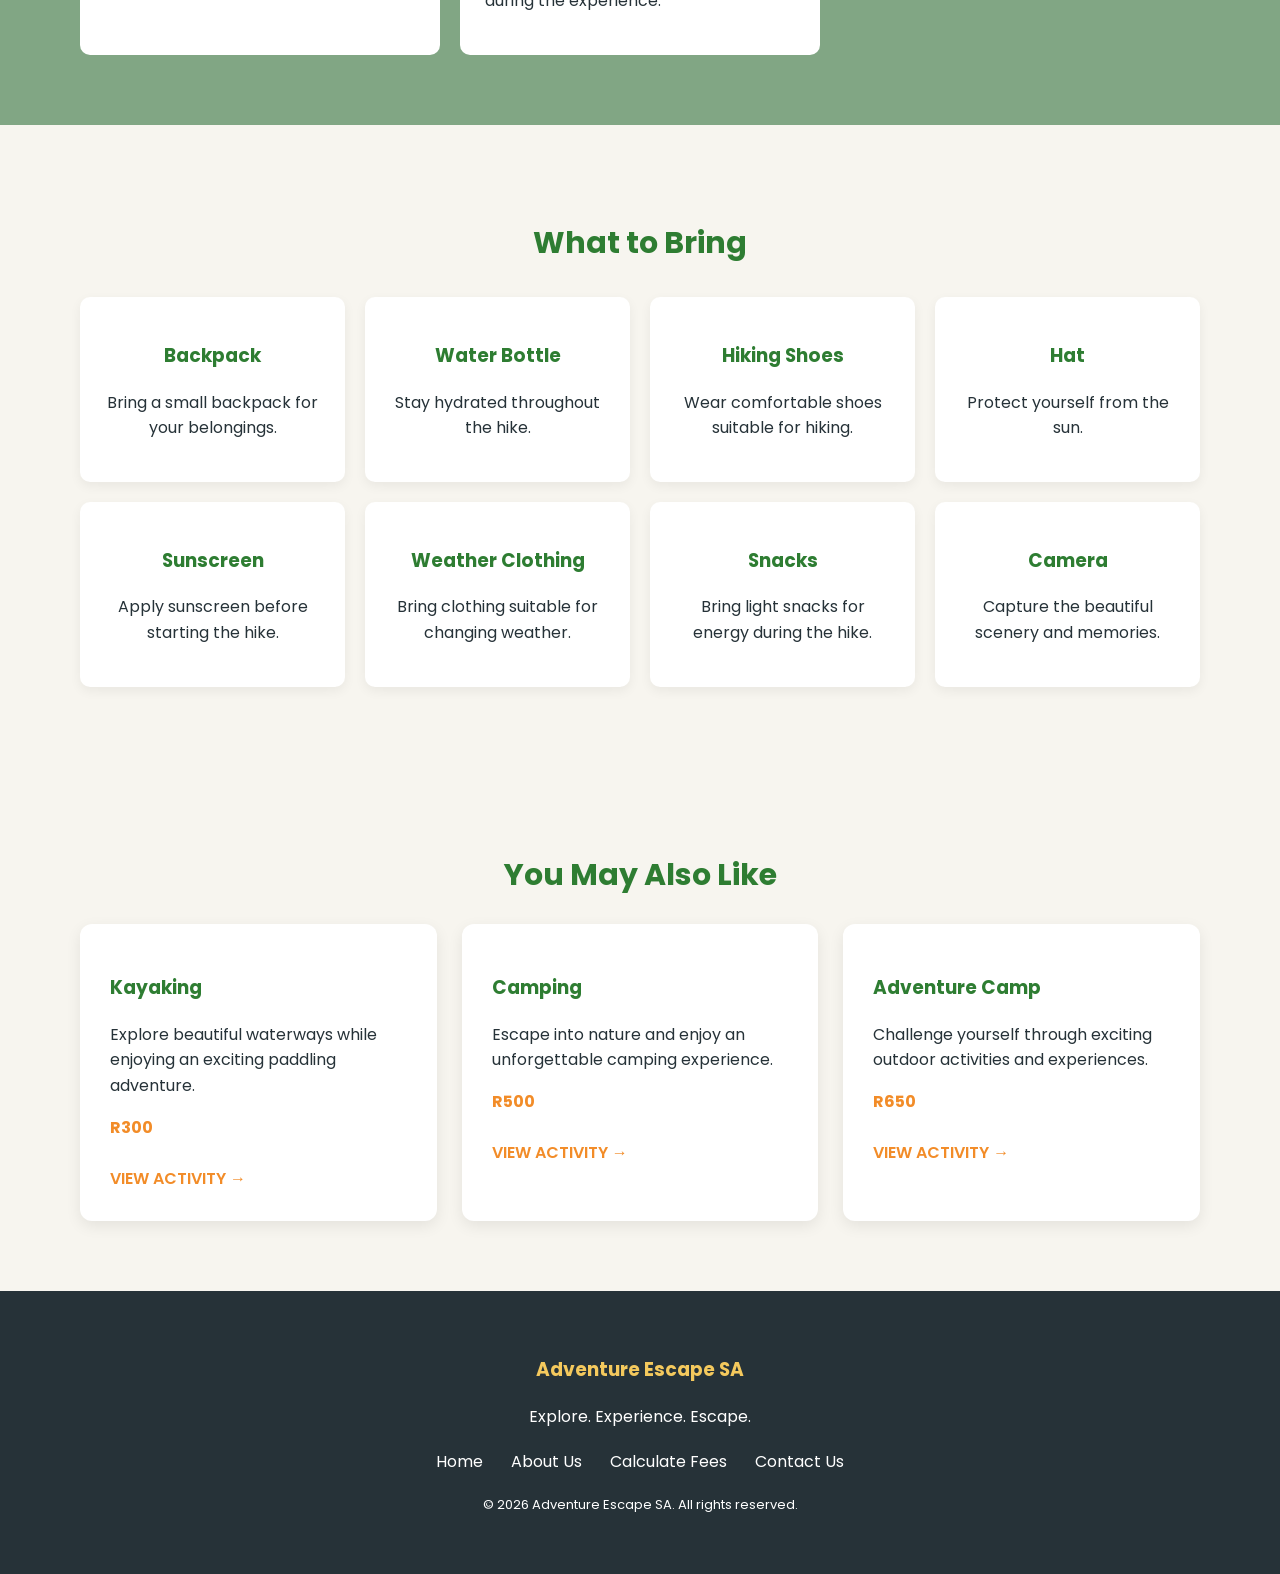
<file: Website/mountain-hiking.html>
<!DOCTYPE html>
<html lang="en">

<head>
    <meta charset="UTF-8">
    <meta name="viewport" content="width=device-width, initial-scale=1.0">

    <title>Adventure Escape SA | Mountain Hiking</title>

    <link rel="stylesheet" href="css/style.css">

    <link rel="preconnect" href="https://fonts.googleapis.com">
    <link rel="preconnect" href="https://fonts.gstatic.com" crossorigin>
    <link href="https://fonts.googleapis.com/css2?family=Poppins:wght@400;500;600;700&display=swap" rel="stylesheet">
</head>

<body>

    <!-- HEADER -->
    <header>
        <nav class="navbar">

            <a href="index.html" class="logo">
                Adventure Escape SA
            </a>

            <div class="nav-links">
                <a href="index.html">HOME</a>
                <a href="about.html">ABOUT US</a>
                <a href="activities.html">ACTIVITIES</a>
                <a href="fees.html">CALCULATE FEES</a>
                <a href="contact.html">CONTACT US</a>
            </div>

        </nav>
    </header>


    <main>

        <!-- BREADCRUMB -->
        <section class="breadcrumb">

            <p>
                <a href="index.html">Home</a>
                /
                <span>Activities</span>
                /
                Mountain Hiking
            </p>

        </section>


        <!-- ACTIVITY INTRO -->
        <section class="activity-detail">

            <div class="activity-image">

                <img
                    src="images/mountain-hiking.jpg"
                    alt="Mountain hiking adventure"
                >

            </div>


            <div class="activity-information">

                <h1>Mountain Hiking</h1>

                <div class="rating">
                    ★★★★★
                    <span>Adventure Experience</span>
                </div>

                <p>
                    Experience an unforgettable mountain hiking
                    adventure while exploring beautiful landscapes
                    and natural surroundings.
                </p>

                <p>
                    Enjoy breathtaking views, fresh air and an
                    exciting outdoor challenge while discovering
                    the beauty that South Africa's natural environment has to offer for you.
                </p>


                <!-- DETAILS -->
                <div class="activity-details">

                    <div>
                        <strong>Location</strong>
                        <span>KwaZulu-Natal</span>
                    </div>

                    <div>
                        <strong>Duration</strong>
                        <span>3–5 Hours</span>
                    </div>

                    <div>
                        <strong>Difficulty</strong>
                        <span>Moderate</span>
                    </div>

                    <div>
                        <strong>Group Size</strong>
                        <span>Up to 10 people</span>
                    </div>

                    <div>
                        <strong>Price</strong>
                        <span>R350 per person</span>
                    </div>

                </div>


                <a href="fees.html" class="button">
                    BOOK THIS ACTIVITY →
                </a>

            </div>

        </section>


        <!-- WHAT'S INCLUDED -->
        <section class="included-section">

            <h2>What's Included?</h2>

            <div class="included-grid">

                <div class="included-card">
                    <h3>Professional Guide</h3>
                    <p>
                        Experienced guidance throughout the hike.
                    </p>
                </div>

                <div class="included-card">
                    <h3>Safety Equipment</h3>
                    <p>
                        Required safety equipment for the activity.
                    </p>
                </div>

                <div class="included-card">
                    <h3>Drinking Water</h3>
                    <p>
                        Drinking water available during the hike.
                    </p>
                </div>

                <div class="included-card">
                    <h3>First Aid</h3>
                    <p>
                        Basic first-aid support is available.
                    </p>
                </div>

                <div class="included-card">
                    <h3>Activity Guidance</h3>
                    <p>
                        Instructions and guidance before and
                        during the experience.
                    </p>
                </div>

            </div>

        </section>


        <!-- WHAT TO BRING -->
        <section class="bring-section">

            <h2>What to Bring</h2>

            <div class="bring-grid">

                <div class="bring-card">
                    <h3>Backpack</h3>
                    <p>Bring a small backpack for your belongings.</p>
                </div>

                <div class="bring-card">
                    <h3>Water Bottle</h3>
                    <p>Stay hydrated throughout the hike.</p>
                </div>

                <div class="bring-card">
                    <h3>Hiking Shoes</h3>
                    <p>Wear comfortable shoes suitable for hiking.</p>
                </div>

                <div class="bring-card">
                    <h3>Hat</h3>
                    <p>Protect yourself from the sun.</p>
                </div>

                <div class="bring-card">
                    <h3>Sunscreen</h3>
                    <p>Apply sunscreen before starting the hike.</p>
                </div>

                <div class="bring-card">
                    <h3>Weather Clothing</h3>
                    <p>Bring clothing suitable for changing weather.</p>
                </div>

                <div class="bring-card">
                    <h3>Snacks</h3>
                    <p>Bring light snacks for energy during the hike.</p>
                </div>

                <div class="bring-card">
                    <h3>Camera</h3>
                    <p>Capture the beautiful scenery and memories.</p>
                </div>

            </div>

        </section>


        <!-- RELATED ACTIVITIES -->
        <section class="related-section">

            <h2>You May Also Like</h2>

            <div class="related-grid">

                <div class="related-card">

                    <h3>Kayaking</h3>

                    <p>
                        Explore beautiful waterways while
                        enjoying an exciting paddling adventure.
                    </p>

                    <strong>R300</strong>

                    <br><br>

                    <a href="fees.html" class="card-link">
                        VIEW ACTIVITY →
                    </a>

                </div>


                <div class="related-card">

                    <h3>Camping</h3>

                    <p>
                        Escape into nature and enjoy an
                        unforgettable camping experience.
                    </p>

                    <strong>R500</strong>

                    <br><br>

                    <a href="fees.html" class="card-link">
                        VIEW ACTIVITY →
                    </a>

                </div>


                <div class="related-card">

                    <h3>Adventure Camp</h3>

                    <p>
                        Challenge yourself through exciting
                        outdoor activities and experiences.
                    </p>

                    <strong>R650</strong>

                    <br><br>

                    <a href="fees.html" class="card-link">
                        VIEW ACTIVITY →
                    </a>

                </div>

            </div>

        </section>

    </main>


    <!-- FOOTER -->
    <footer>

        <h3>Adventure Escape SA</h3>

        <p>Explore. Experience. Escape.</p>

        <div class="footer-links">

            <a href="index.html">Home</a>
            <a href="about.html">About Us</a>
            <a href="fees.html">Calculate Fees</a>
            <a href="contact.html">Contact Us</a>

        </div>

        <p class="copyright">
            © 2026 Adventure Escape SA. All rights reserved.
        </p>

    </footer>
    <script src="js/script.js"></script>

</body>
</html>
</file>
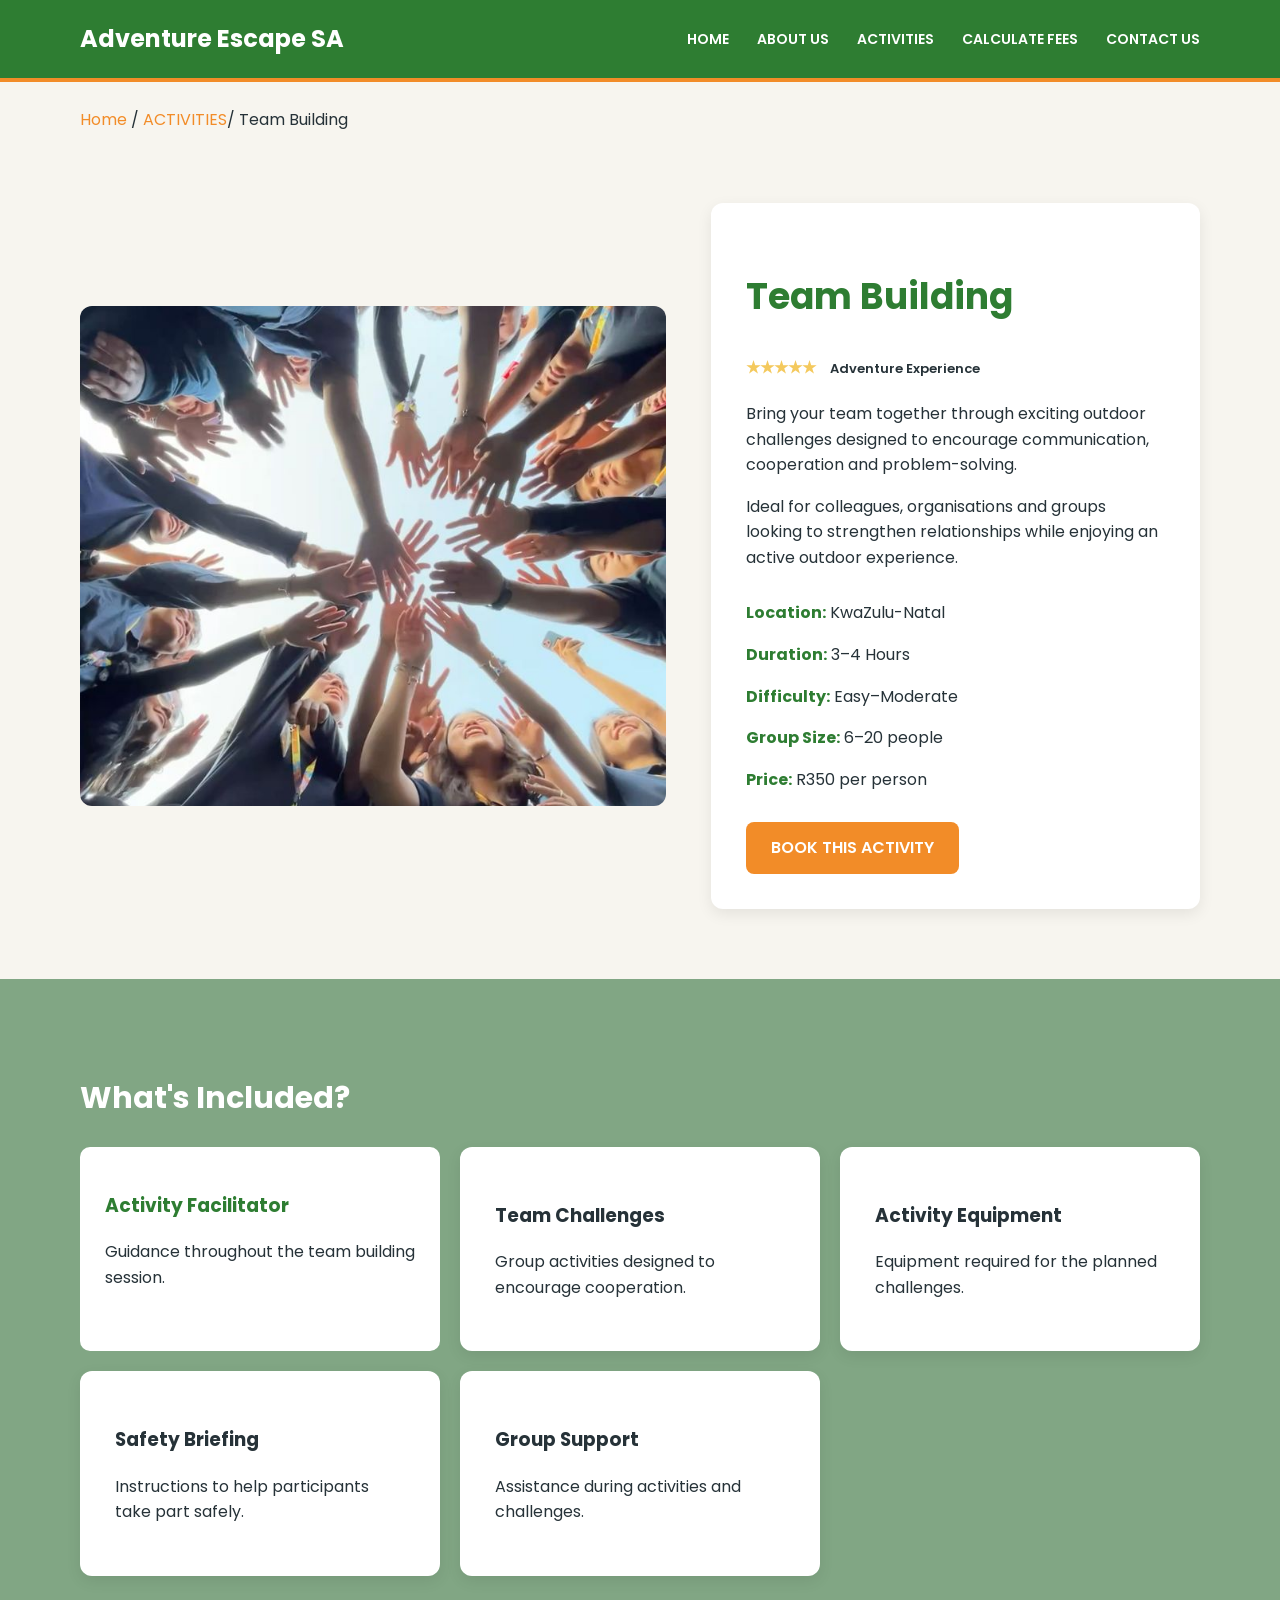
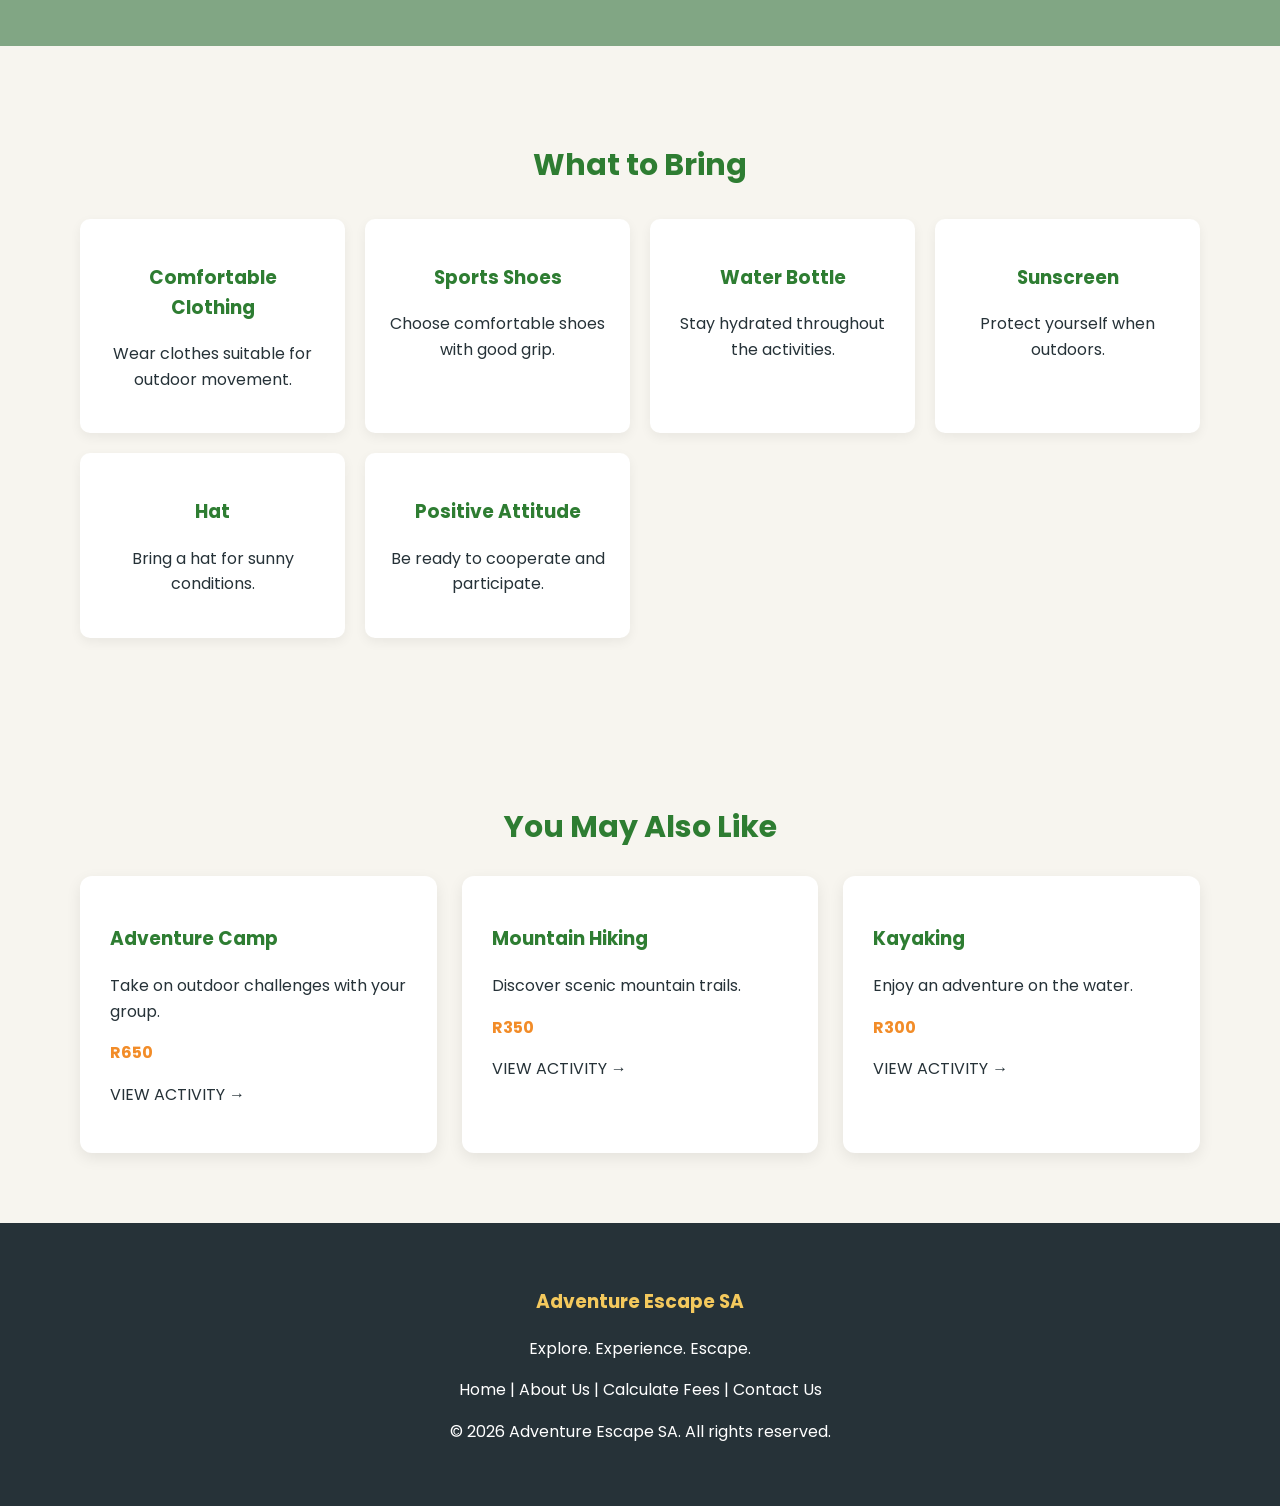
<file: Website/team-building.html>
<!DOCTYPE html>
<html lang="en">
<head>
    <meta charset="UTF-8">
    <meta name="viewport" content="width=device-width, initial-scale=1.0">
    <title>Team Building | Adventure Escape SA</title>
    <link rel="stylesheet" href="css/style.css">
    <link rel="preconnect" href="https://fonts.googleapis.com">
    <link rel="preconnect" href="https://fonts.gstatic.com" crossorigin>
    <link href="https://fonts.googleapis.com/css2?family=Poppins:wght@400;500;600;700&display=swap" rel="stylesheet">
</head>
<body>

<header>
    <nav class="navbar">
        <a href="index.html" class="logo">Adventure Escape SA</a>
        <nav class="nav-links">
            <a href="index.html">HOME</a>
            <a href="about.html">ABOUT US</a>
            <a href="activities.html">ACTIVITIES</a>
            <a href="fees.html">CALCULATE FEES</a>
            <a href="contact.html">CONTACT US</a>
        </nav>
        </nav>
</header>

<main>
    <div class="breadcrumb">
        <a href="index.html">Home</a> /
       <a href="activities.html">ACTIVITIES</a>/
        Team Building
    </div>

    <section class="activity-detail">
        <div class="activity-image">
            <img src="images/team-building.jpg" alt="People taking part in an outdoor team building activity">
        </div>

        <div class="activity-information">
            <h1>Team Building</h1>
            <div class="rating">
    ★★★★★
    <span>Adventure Experience</span>
</div>

            <p>Bring your team together through exciting outdoor challenges designed to encourage communication, cooperation and problem-solving.</p>

            <p>Ideal for colleagues, organisations and groups looking to strengthen relationships while enjoying an active outdoor experience.</p>

            <div class="activity-details">
                <p><strong>Location:</strong> KwaZulu-Natal</p>
                <p><strong>Duration:</strong> 3–4 Hours</p>
                <p><strong>Difficulty:</strong> Easy–Moderate</p>
                <p><strong>Group Size:</strong> 6–20 people</p>
                <p><strong>Price:</strong> R350 per person</p>
            </div>

            <a href="fees.html" class="button">BOOK THIS ACTIVITY</a>
        </div>
    </section>

    <section class="included-section">
        <h2>What's Included?</h2>
        <div class="included-grid">
            <article class="included-card"><h3>Activity Facilitator</h3><p>Guidance throughout the team building session.</p></article>
            <article class="info-card"><h3>Team Challenges</h3><p>Group activities designed to encourage cooperation.</p></article>
            <article class="info-card"><h3>Activity Equipment</h3><p>Equipment required for the planned challenges.</p></article>
            <article class="info-card"><h3>Safety Briefing</h3><p>Instructions to help participants take part safely.</p></article>
            <article class="info-card"><h3>Group Support</h3><p>Assistance during activities and challenges.</p></article>
        </div>
    </section>

    <section class="bring-section">
        <h2>What to Bring</h2>
        <div class="bring-grid">
            <article class="bring-card"><h3>Comfortable Clothing</h3><p>Wear clothes suitable for outdoor movement.</p></article>
            <article class="bring-card"><h3>Sports Shoes</h3><p>Choose comfortable shoes with good grip.</p></article>
            <article class="bring-card"><h3>Water Bottle</h3><p>Stay hydrated throughout the activities.</p></article>
            <article class="bring-card"><h3>Sunscreen</h3><p>Protect yourself when outdoors.</p></article>
            <article class="bring-card"><h3>Hat</h3><p>Bring a hat for sunny conditions.</p></article>
            <article class="bring-card"><h3>Positive Attitude</h3><p>Be ready to cooperate and participate.</p></article>
        </div>
    </section>

    <section class="related-section">
        <h2>You May Also Like</h2>
        <div class="related-grid">
            <article class="related-card"><h3>Adventure Camp</h3><p>Take on outdoor challenges with your group.</p><strong>R650</strong><p><a href="adventure-camp.html">VIEW ACTIVITY →</a></p></article>
            <article class="related-card"><h3>Mountain Hiking</h3><p>Discover scenic mountain trails.</p><strong>R350</strong><p><a href="mountain-hiking.html">VIEW ACTIVITY →</a></p></article>
            <article class="related-card"><h3>Kayaking</h3><p>Enjoy an adventure on the water.</p><strong>R300</strong><p><a href="kayaking.html">VIEW ACTIVITY →</a></p></article>
        </div>
    </section>
</main>

<footer class="site-footer">
    <h3>Adventure Escape SA</h3>
    <p>Explore. Experience. Escape.</p>
    <p><a href="index.html">Home</a> | <a href="about.html">About Us</a> | <a href="fees.html">Calculate Fees</a> | <a href="contact.html">Contact Us</a></p>
    <p>&copy; 2026 Adventure Escape SA. All rights reserved.</p>
</footer>
<script src="js/script.js"></script>

</body>
</html>
</file>
<file: Website/css/style.css>
:root {
    --forest-green: #2E7D32;
    --sage-green: #81A684;
    --adventure-orange: #F28C28;
    --golden-sand: #F4C95D;
    --off-white: #F7F5EF;
    --charcoal: #263238;
    --white: #FFFFFF;
}




* {
    box-sizing: border-box;
}

html {
    scroll-behavior: smooth;
}

body {
    margin: 0;
    font-family: "Poppins", sans-serif;
    background-color: var(--off-white);
    color: var(--charcoal);
    line-height: 1.6;
}

img {
    max-width: 100%;
    display: block;
}

a {
    text-decoration: none;
    color: inherit;
}



  


header {
    background-color: var(--forest-green);
    border-bottom: 4px solid var(--adventure-orange);
}

.navbar {
    max-width: 1200px;
    margin: auto;
    padding: 20px 40px;

    display: flex;
    justify-content: space-between;
    align-items: center;
}

.logo {
    color: var(--white);
    font-size: 24px;
    font-weight: 700;
}

.nav-links {
    display: flex;
    gap: 28px;
}

.nav-links a {
    color: var(--white);
    font-size: 14px;
    font-weight: 600;
    transition: 0.3s;
}

.nav-links a:hover {
    color: var(--golden-sand);
}


/* =========================================
   BUTTON
========================================= */

.button {
    display: inline-block;
    background-color: var(--adventure-orange);
    color: var(--white);

    padding: 13px 25px;

    border-radius: 8px;

    font-weight: 600;

    border: none;

    cursor: pointer;

    transition: 0.3s;
}

.button:hover {
    background-color: var(--golden-sand);
    color: var(--charcoal);
}


/* =========================================
   HERO
========================================= */

.hero {
    min-height: 550px;

    background:
        linear-gradient(
            rgba(46, 125, 50, 0.55),
            rgba(38, 50, 56, 0.65)
        ),
        url("../images/home.jpg");

    background-size: cover;
    background-position: center;

    display: flex;
    justify-content: center;
    align-items: center;

    text-align: center;
}

.hero-content {
    max-width: 750px;
    padding: 40px;
}

.hero-small {
    color: var(--golden-sand);
    font-weight: 600;
    letter-spacing: 2px;
}

.hero h1 {
    color: var(--white);
    font-size: 52px;
    margin: 10px 0;
}

.hero p:not(.hero-small) {
    color: var(--white);
    font-size: 18px;
    margin-bottom: 30px;
}


/* =========================================
   SECTION GENERAL
========================================= */

.activities,
.about-section,
.info-section,
.values-section,
.contact-section,
.map-section,
.fees-section,
.activity-detail,
.included-section,
.bring-section,
.related-section {
    max-width: 1200px;
    margin: auto;
    padding: 70px 40px;
}

h2 {
    color: var(--forest-green);
    font-size: 30px;
}

.section-intro {
    max-width: 700px;
    margin: 0 auto 40px;
    text-align: center;
}


/* =========================================
   ACTIVITY CARDS
========================================= */

.activities {
    text-align: center;
}

.activity-grid {
    display: grid;

    grid-template-columns:
        repeat(3, 1fr);

    gap: 25px;

    margin-top: 40px;
}

.activity-card {
    background-color: var(--white);

    border-radius: 12px;

    overflow: hidden;

    box-shadow:
        0 5px 15px rgba(0, 0, 0, 0.08);

    text-align: left;

    transition: 0.3s;
}

.activity-card:hover {
    transform: translateY(-5px);
}

.activity-card img {
    width: 100%;
    height: 210px;
    object-fit: cover;
}

.card-content {
    padding: 25px;
}

.activity-card h3 {
    color: var(--forest-green);
}

.card-link {
    color: var(--adventure-orange);
    font-weight: 600;
}


/* =========================================
   ABOUT PREVIEW
========================================= */

.about-preview {
    background-color: var(--white);
    padding: 70px 40px;
    text-align: center;
}

.content-width {
    max-width: 800px;
    margin: auto;
}

.about-preview p {
    margin-bottom: 30px;
}


/* =========================================
   CTA
========================================= */

.cta {
    background-color: var(--sage-green);
    padding: 70px 40px;
    text-align: center;
}

.cta h2,
.cta p {
    color: var(--white);
}

.cta p {
    margin-bottom: 30px;
}


/* =========================================
   PAGE HEADER
========================================= */


.page-header {
    background-image: linear-gradient(
        rgba(38, 50, 56, 0.45),
        rgba(38, 50, 56, 0.45)
    ), url("../images/background.jpg");
    background-size: cover;
    background-position: center;
    background-repeat: no-repeat;
    padding: 60px 40px;
    text-align: center;
    color: var(--white);
}


.page-header p {
    color: var(--white);
}

.page-header h1 {
    color: var(--white);
    font-size: 38px;
}


/* =========================================
   ABOUT PAGE
========================================= */

.about-section {
    display: grid;

    grid-template-columns:
        1fr 1fr;

    gap: 50px;

    align-items: center;
}

.about-image img {
    width: 100%;
    height: 400px;

    object-fit: cover;

    border-radius: 12px;
}

.about-text p {
    margin-bottom: 20px;
}


/* =========================================
   INFO CARDS
========================================= */

.info-section {
    display: grid;

    grid-template-columns:
        1fr 1fr;

    gap: 30px;
}

.info-card {
    background-color: var(--white);

    padding: 35px;

    border-radius: 12px;

    box-shadow:
        0 5px 15px rgba(0, 0, 0, 0.08);
}

.info-icon {
    color: var(--golden-sand);
    font-size: 30px;
}


/* =========================================
   VALUES
========================================= */

.values-section {
    text-align: center;
}

.values-grid {
    display: grid;

    grid-template-columns:
        repeat(4, 1fr);

    gap: 20px;
}

.value-card {
    background-color: var(--white);

    padding: 25px;

    border-radius: 12px;
}

.value-card h3 {
    color: var(--forest-green);
}


/* =========================================
   CONTACT
========================================= */

.contact-section {
    display: grid;

    grid-template-columns:
        1fr 1fr;

    gap: 30px;
}

.contact-card {
    background-color: var(--white);

    padding: 35px;

    border-radius: 12px;

    box-shadow:
        0 5px 15px rgba(0, 0, 0, 0.08);
}

.contact-card form {
    display: flex;
    flex-direction: column;
}

label {
    margin-top: 15px;
    margin-bottom: 6px;
    font-weight: 600;
}

input,
select,
textarea {
    width: 100%;

    padding: 13px;

    border: 1px solid #ddd;

    border-radius: 7px;

    font-family: "Poppins", sans-serif;

    background-color: var(--white);
}

textarea {
    resize: vertical;
}

.contact-card .button {
    margin-top: 25px;
}

.contact-detail {
    margin-bottom: 25px;
}

.contact-detail h3 {
    color: var(--forest-green);
    margin-bottom: 5px;
}

.contact-detail a {
    color: var(--adventure-orange);
}

.social-links {
    margin-top: 30px;
}

.social-links a {
    display: inline-block;

    margin-right: 15px;

    color: var(--adventure-orange);

    font-weight: 600;
}


/* =========================================
   MAP
========================================= */

.map-section {
    text-align: center;
}

.map-section iframe {
    margin-top: 20px;
    border-radius: 12px;
}


/* =========================================
   FEES
========================================= */

.fees-section {
    display: grid;

    grid-template-columns:
        2fr 1fr;

    gap: 35px;
}

.fees-card,
.fees-info {
    background-color: var(--white);

    padding: 35px;

    border-radius: 12px;

    box-shadow:
        0 5px 15px rgba(0, 0, 0, 0.08);
}

.fees-card form {
    display: flex;
    flex-direction: column;
}

.fees-card .button {
    margin-top: 25px;
}

.fee-note {
    background-color: var(--sage-green);

    color: var(--white);

    padding: 20px;

    margin-top: 25px;

    border-radius: 10px;
}

.fee-note h3 {
    color: var(--golden-sand);
}

.fee-note li {
    margin-bottom: 8px;
}


/* =========================================
   BREADCRUMB
========================================= */

.breadcrumb {
    max-width: 1200px;

    margin: auto;

    padding: 25px 40px 0;
}

.breadcrumb a {
    color: var(--adventure-orange);
}

.breadcrumb span {
    color: var(--forest-green);
}


/* =========================================
   INDIVIDUAL ACTIVITY
========================================= */

.activity-detail {
    display: grid;

    grid-template-columns:
        1.2fr 1fr;

    gap: 45px;

    align-items: center;
}

.activity-image img {
    width: 100%;

    height: 500px;

    object-fit: cover;

    border-radius: 12px;
}

.activity-information {
    background-color: var(--white);

    padding: 35px;

    border-radius: 12px;

    box-shadow:
        0 5px 15px rgba(0, 0, 0, 0.08);
}

.activity-information h1 {
    color: var(--forest-green);

    font-size: 36px;
}

.rating {
    color: var(--golden-sand);

    font-weight: 600;

    margin-bottom: 20px;
}

.rating span {
    color: var(--charcoal);

    margin-left: 10px;

    font-size: 13px;
}

.activity-details {
    margin: 30px 0;
}

.activity-details div {
    display: flex;

    justify-content: space-between;

    border-bottom: 1px solid #eee;

    padding: 12px 0;
}

.activity-details strong {
    color: var(--forest-green);
}


/* =========================================
   INCLUDED
========================================= */

.included-section {
    background-color: var(--sage-green);

    max-width: none;

    padding-left: max(40px, calc((100% - 1120px) / 2));
    padding-right: max(40px, calc((100% - 1120px) / 2));
}

.included-section h2 {
    color: var(--white);
}

.included-grid {
    display: grid;

    grid-template-columns:
        repeat(3, 1fr);

    gap: 20px;
}

.included-card {
    background-color: var(--white);

    padding: 25px;

    border-radius: 10px;
}

.included-card h3 {
    color: var(--forest-green);
}


/* =========================================
   WHAT TO BRING
========================================= */

.bring-section {
    text-align: center;
}

.bring-grid {
    display: grid;

    grid-template-columns:
        repeat(4, 1fr);

    gap: 20px;

    margin-top: 30px;
}

.bring-card {
    background-color: var(--white);

    padding: 25px;

    border-radius: 10px;

    box-shadow:
        0 4px 12px rgba(0, 0, 0, 0.06);
}

.bring-card h3 {
    color: var(--forest-green);
}


/* =========================================
   RELATED
========================================= */

.related-section {
    text-align: center;
}

.related-grid {
    display: grid;

    grid-template-columns:
        repeat(3, 1fr);

    gap: 25px;
}

.related-card {
    background-color: var(--white);

    padding: 30px;

    border-radius: 12px;

    box-shadow:
        0 5px 15px rgba(0, 0, 0, 0.08);

    text-align: left;
}

.related-card h3 {
    color: var(--forest-green);
}

.related-card strong {
    color: var(--adventure-orange);
}


/* =========================================
   FOOTER
========================================= */

footer {
    background-color: var(--charcoal);

    color: var(--white);

    text-align: center;

    padding: 45px 30px;
}

footer h3 {
    color: var(--golden-sand);
}

.footer-links {
    margin: 20px 0;
}

.footer-links a {
    margin: 0 12px;

    color: var(--white);
}

.footer-links a:hover {
    color: var(--golden-sand);
}

.copyright {
    font-size: 13px;
}


/* =========================================
   RESPONSIVE DESIGN
========================================= */

@media (max-width: 900px) {

    .navbar {
        flex-direction: column;
        gap: 20px;
    }

    .nav-links {
        flex-wrap: wrap;
        justify-content: center;
    }

    .activity-grid {
        grid-template-columns: repeat(2, 1fr);
    }

    .about-section,
    .info-section,
    .contact-section,
    .fees-section,
    .activity-detail {
        grid-template-columns: 1fr;
    }

    .values-grid {
        grid-template-columns: repeat(2, 1fr);
    }

    .bring-grid {
        grid-template-columns: repeat(2, 1fr);
    }

    .included-grid {
        grid-template-columns: repeat(2, 1fr);
    }
}


@media (max-width: 600px) {

    .navbar {
        padding: 20px;
    }

    .nav-links {
        gap: 12px;
    }

    .nav-links a {
        font-size: 12px;
    }

    .hero {
        min-height: 450px;
    }

    .hero h1 {
        font-size: 36px;
    }

    .activities,
    .about-section,
    .info-section,
    .values-section,
    .contact-section,
    .map-section,
    .fees-section,
    .activity-detail,
    .bring-section,
    .related-section {
        padding: 50px 20px;
    }

    .activity-grid,
    .values-grid,
    .included-grid,
    .bring-grid,
    .related-grid {
        grid-template-columns: 1fr;
    }

    .page-header h1 {
        font-size: 30px;
    }

    .activity-image img {
        height: 350px;
    }

}

/* Styling for active menu link */
.nav-links a.active {
    color: #ff6b35; /* Change to your brand's highlight color */
    font-weight: 700;
    border-bottom: 2px solid #ff6b35;
}

/* Hide hamburger by default on desktop */
.menu-toggle {
    display: none;
    cursor: pointer;
    flex-direction: column;
    gap: 5px;
}

.menu-toggle .bar {
    width: 25px;
    height: 3px;
    background-color: #333;
    transition: 0.3s;
}

/* Responsive Styling for Mobile Devices */
@media screen and (max-width: 768px) {
    .menu-toggle {
        display: flex; /* Show hamburger on mobile */
    }

    .nav-links {
        display: none; /* Hide standard links by default */
        flex-direction: column;
        position: absolute;
        top: 70px;
        left: 0;
        width: 100%;
        background-color: #ffffff;
        box-shadow: 0 4px 6px rgba(0,0,0,0.1);
        text-align: center;
        padding: 20px 0;
    }

    /* Active state toggled via JavaScript */
    .nav-links.active {
        display: flex;
    }

    .nav-links a {
        padding: 10px 0;
        display: block;
    }
}

/* --- DROPDOWN MENU STYLING --- */
.dropdown {
    position: relative;
    display: inline-block;
}

.dropdown-content {
    display: none;
    position: absolute;
    background-color: #ffffff;
    min-width: 180px;
    box-shadow: 0px 8px 16px rgba(0,0,0,0.1);
    z-index: 1000;
    text-align: left;
    border-radius: 4px;
    top: 100%;
    left: 0;
}

.dropdown-content a {
    color: #333;
    padding: 10px 15px;
    text-decoration: none;
    display: block;
    font-size: 0.9rem;
}

.dropdown-content a:hover {
    background-color: #f1f1f1;
    color: #007bff;
}

/* Show dropdown on hover (Desktop) */
.dropdown:hover .dropdown-content {
    display: block;
}

/* Mobile adjustments */
@media screen and (max-width: 768px) {
    .dropdown-content {
        position: static;
        box-shadow: none;
        background-color: #f9f9f9;
        width: 100%;
        text-align: center;
    }
}
</file>
